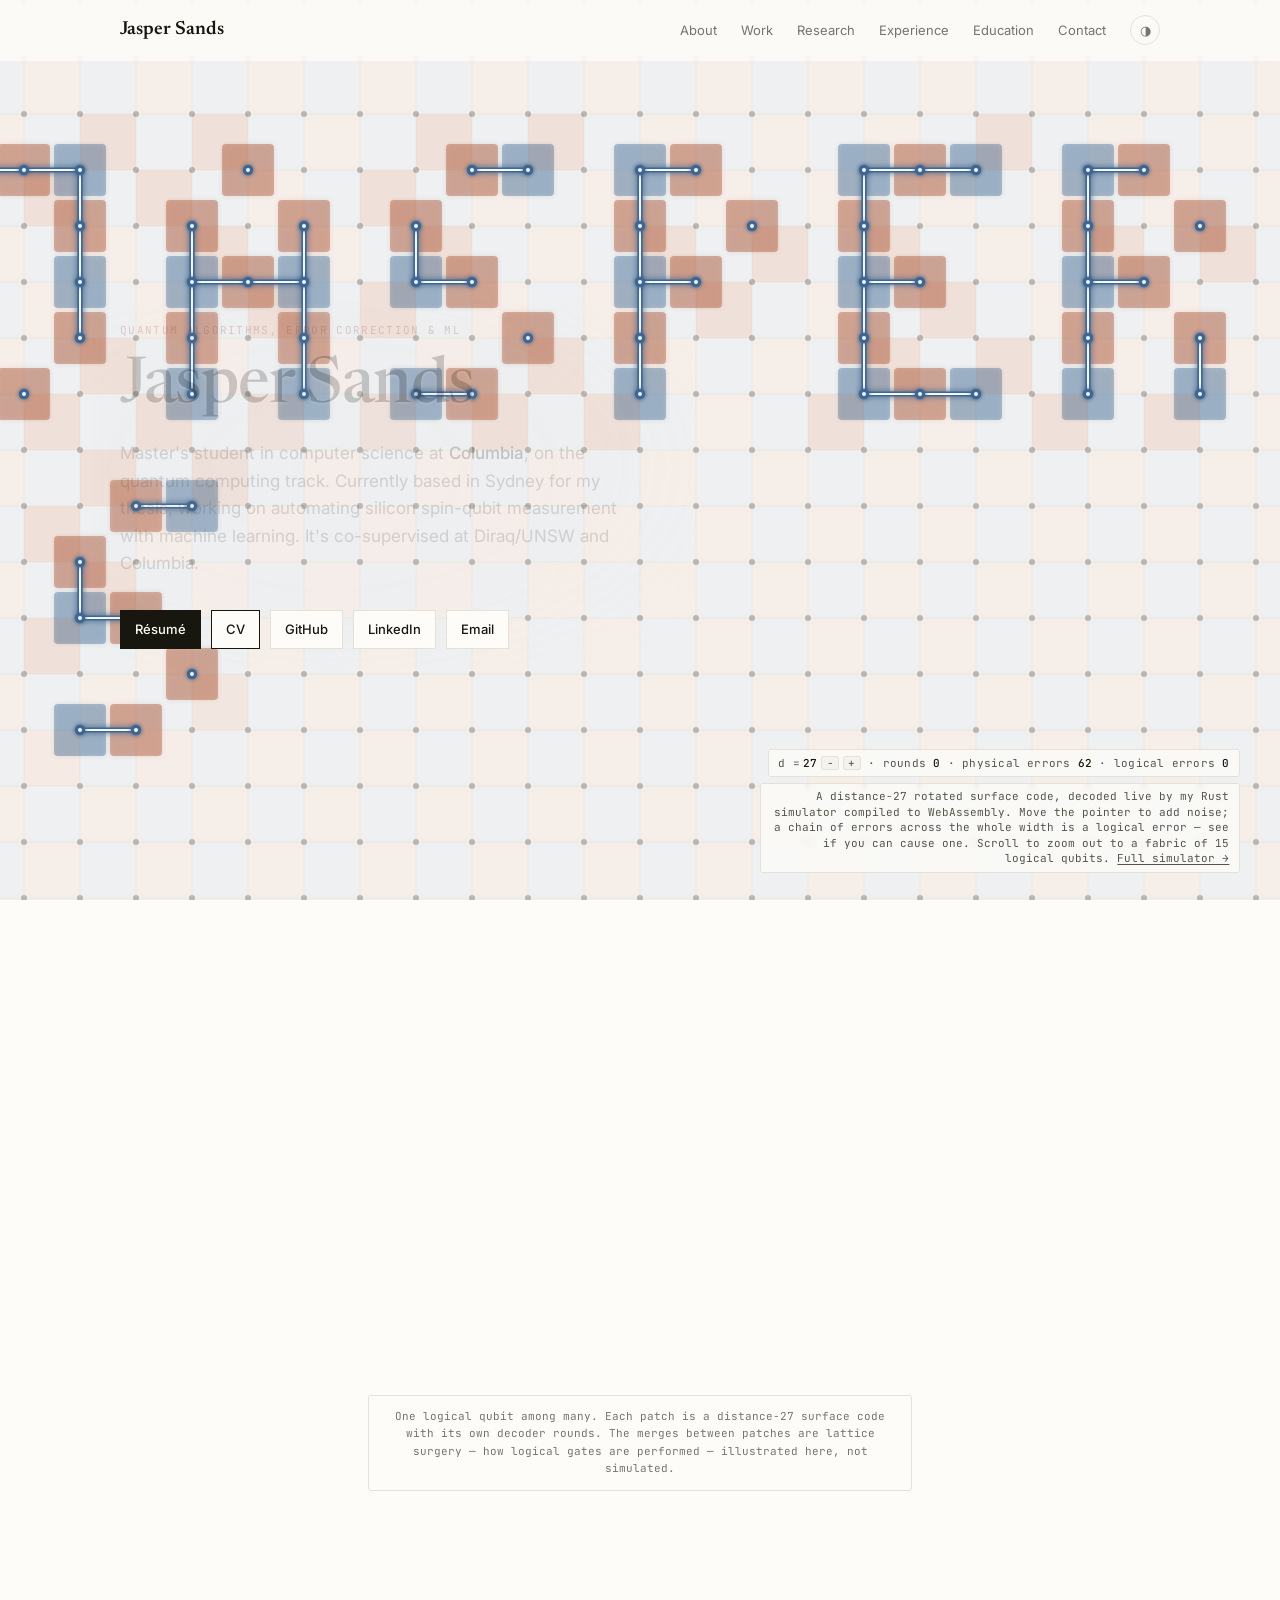
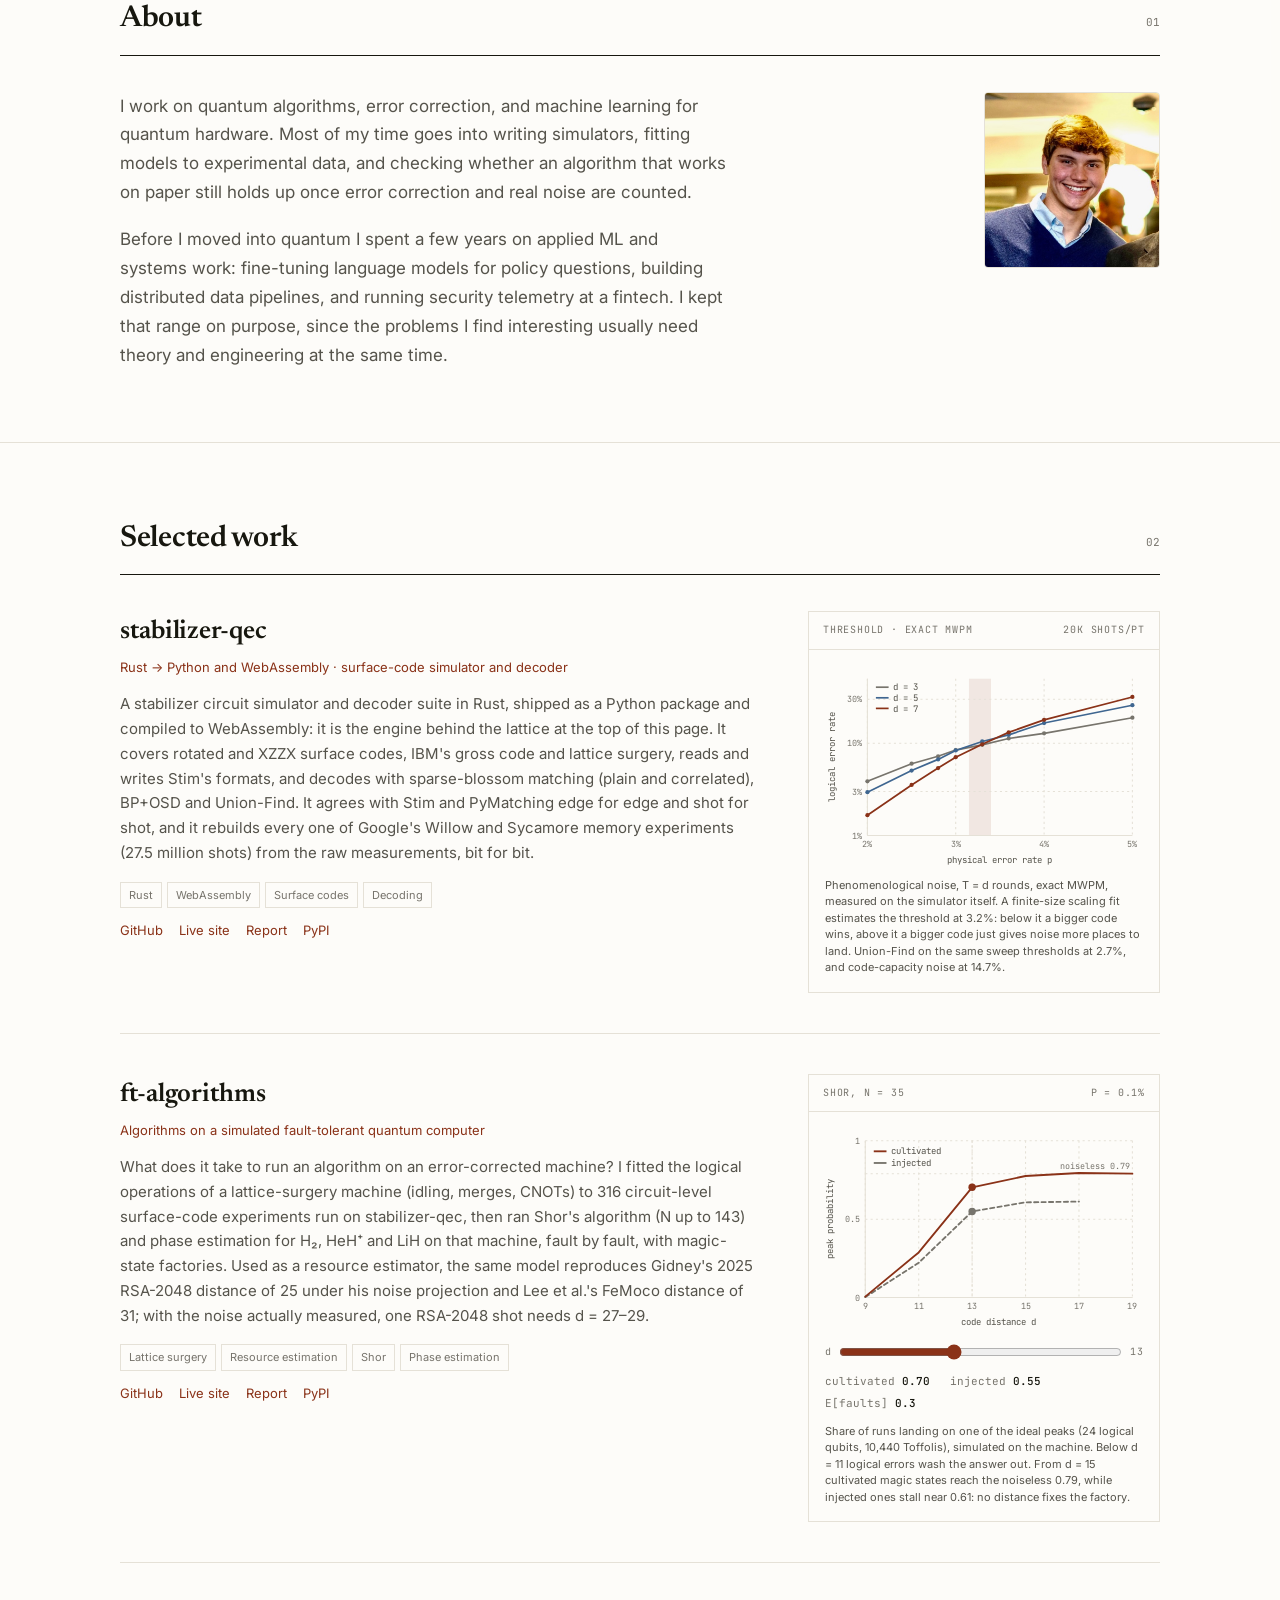
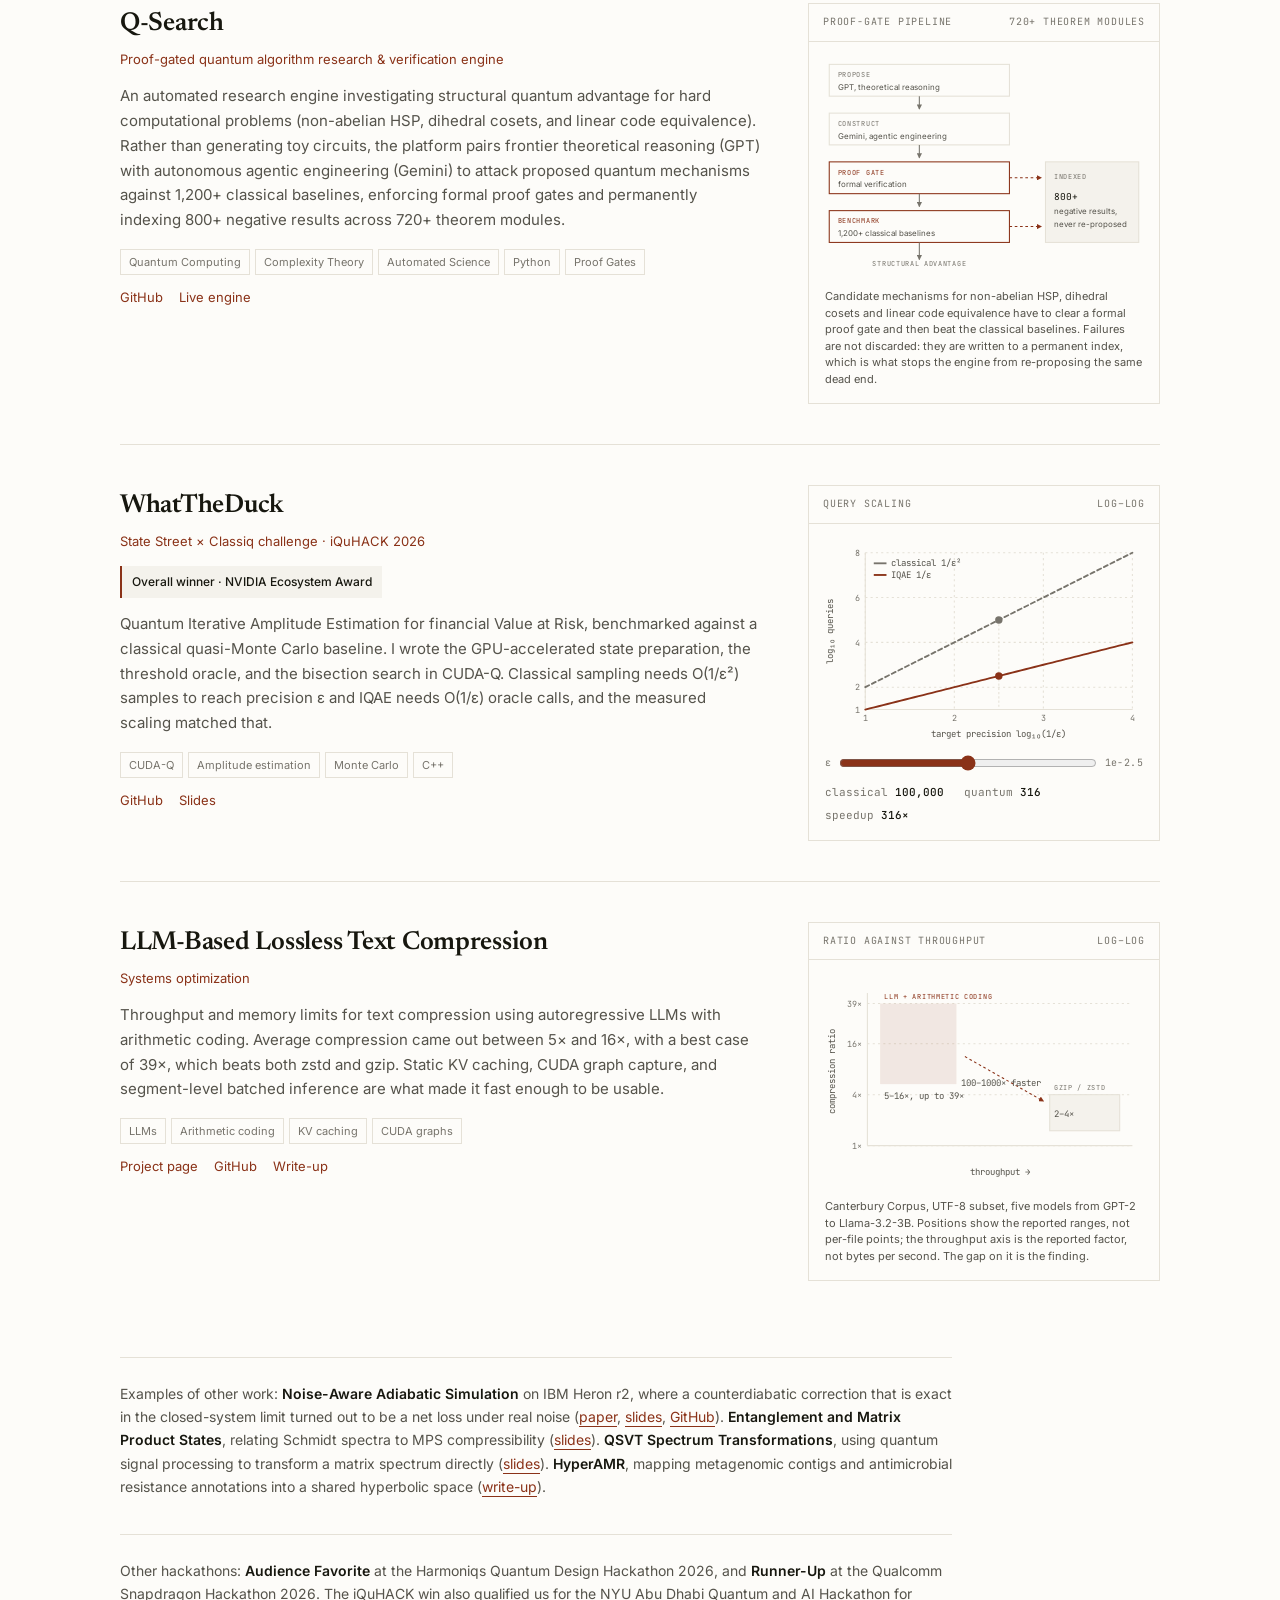
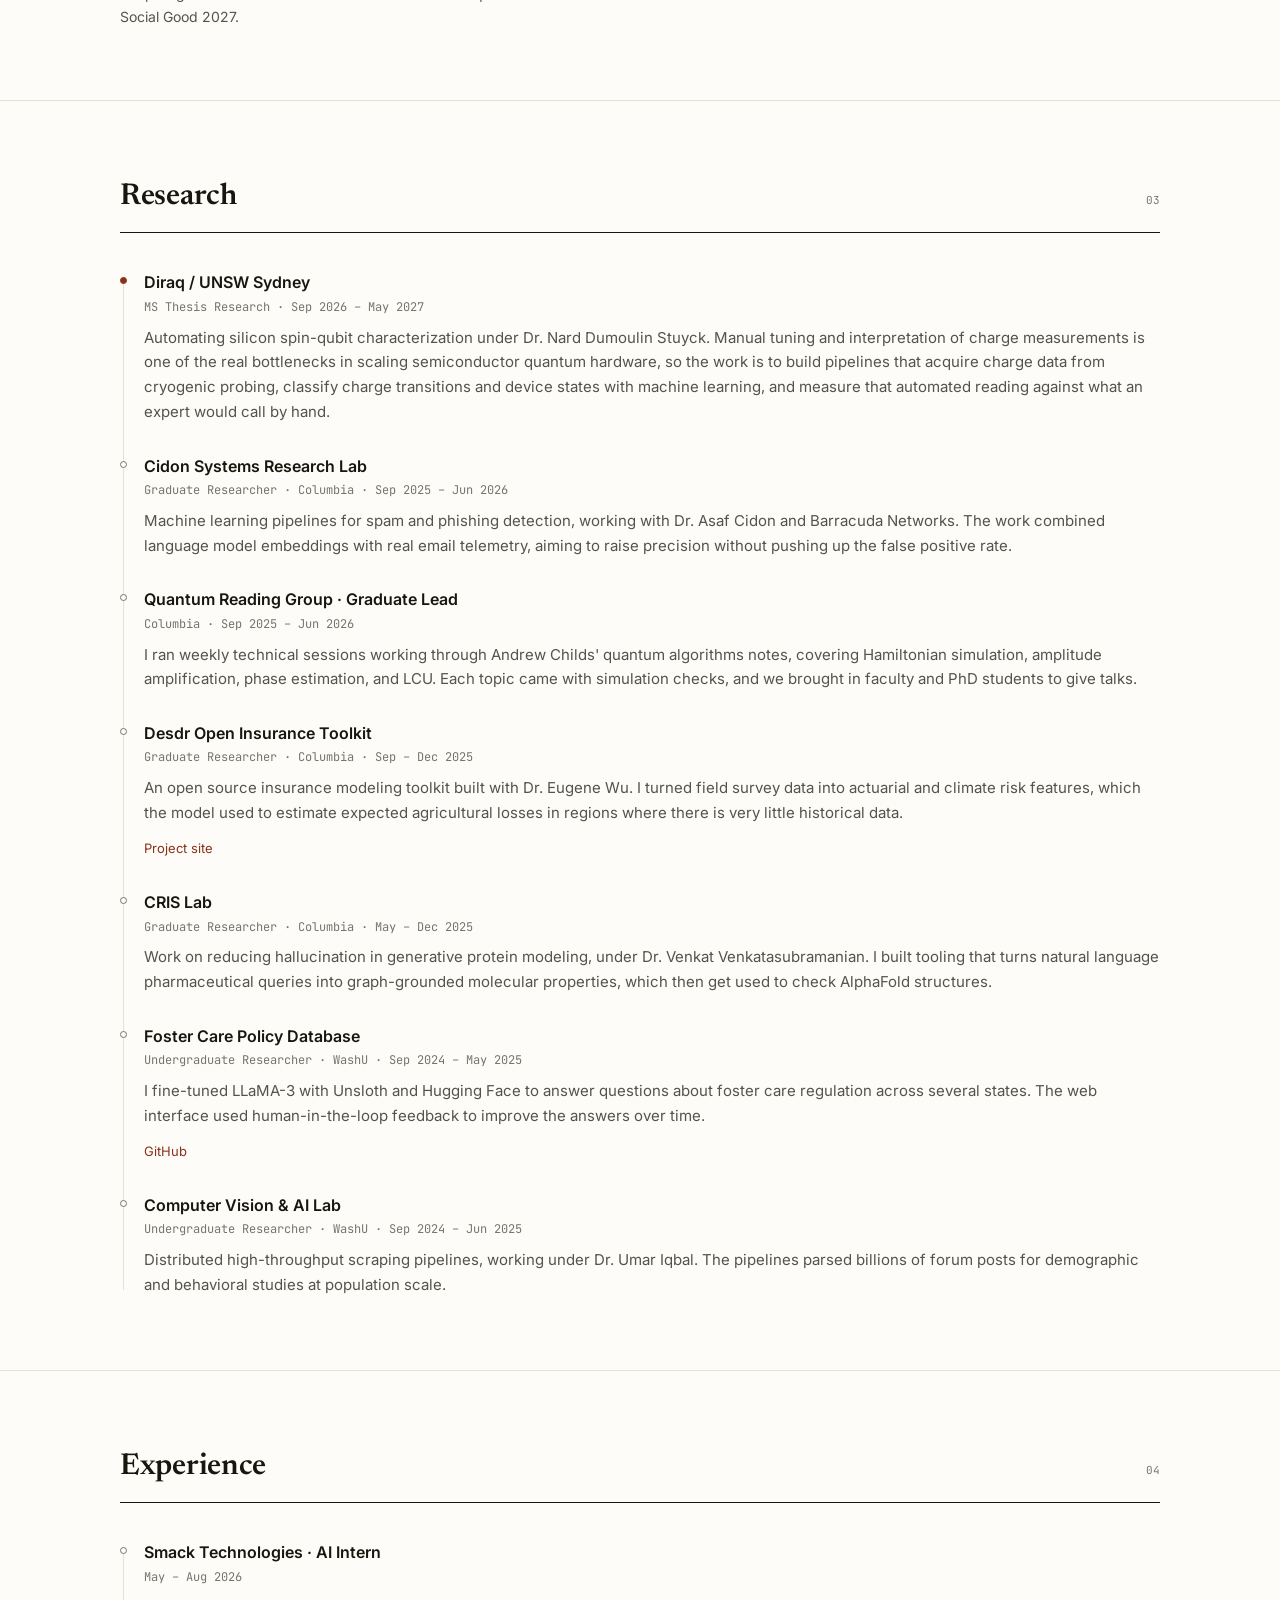
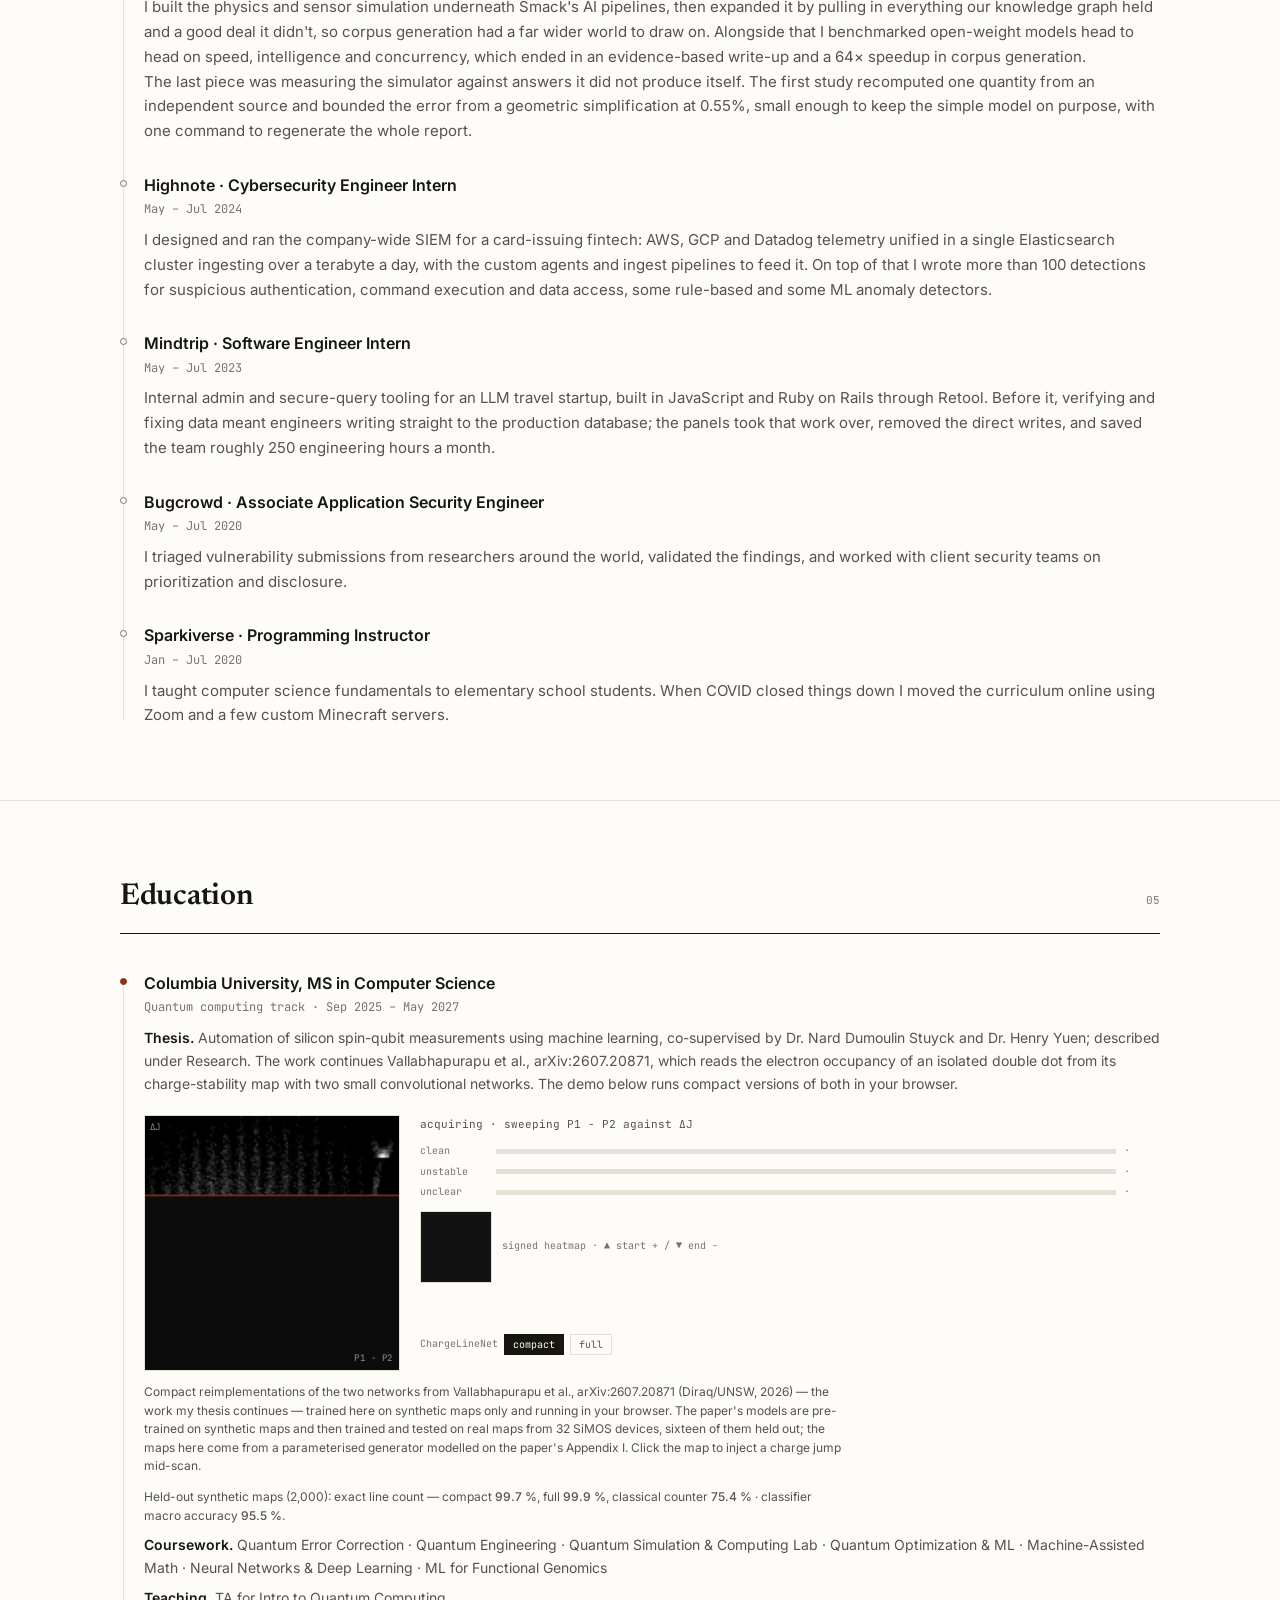
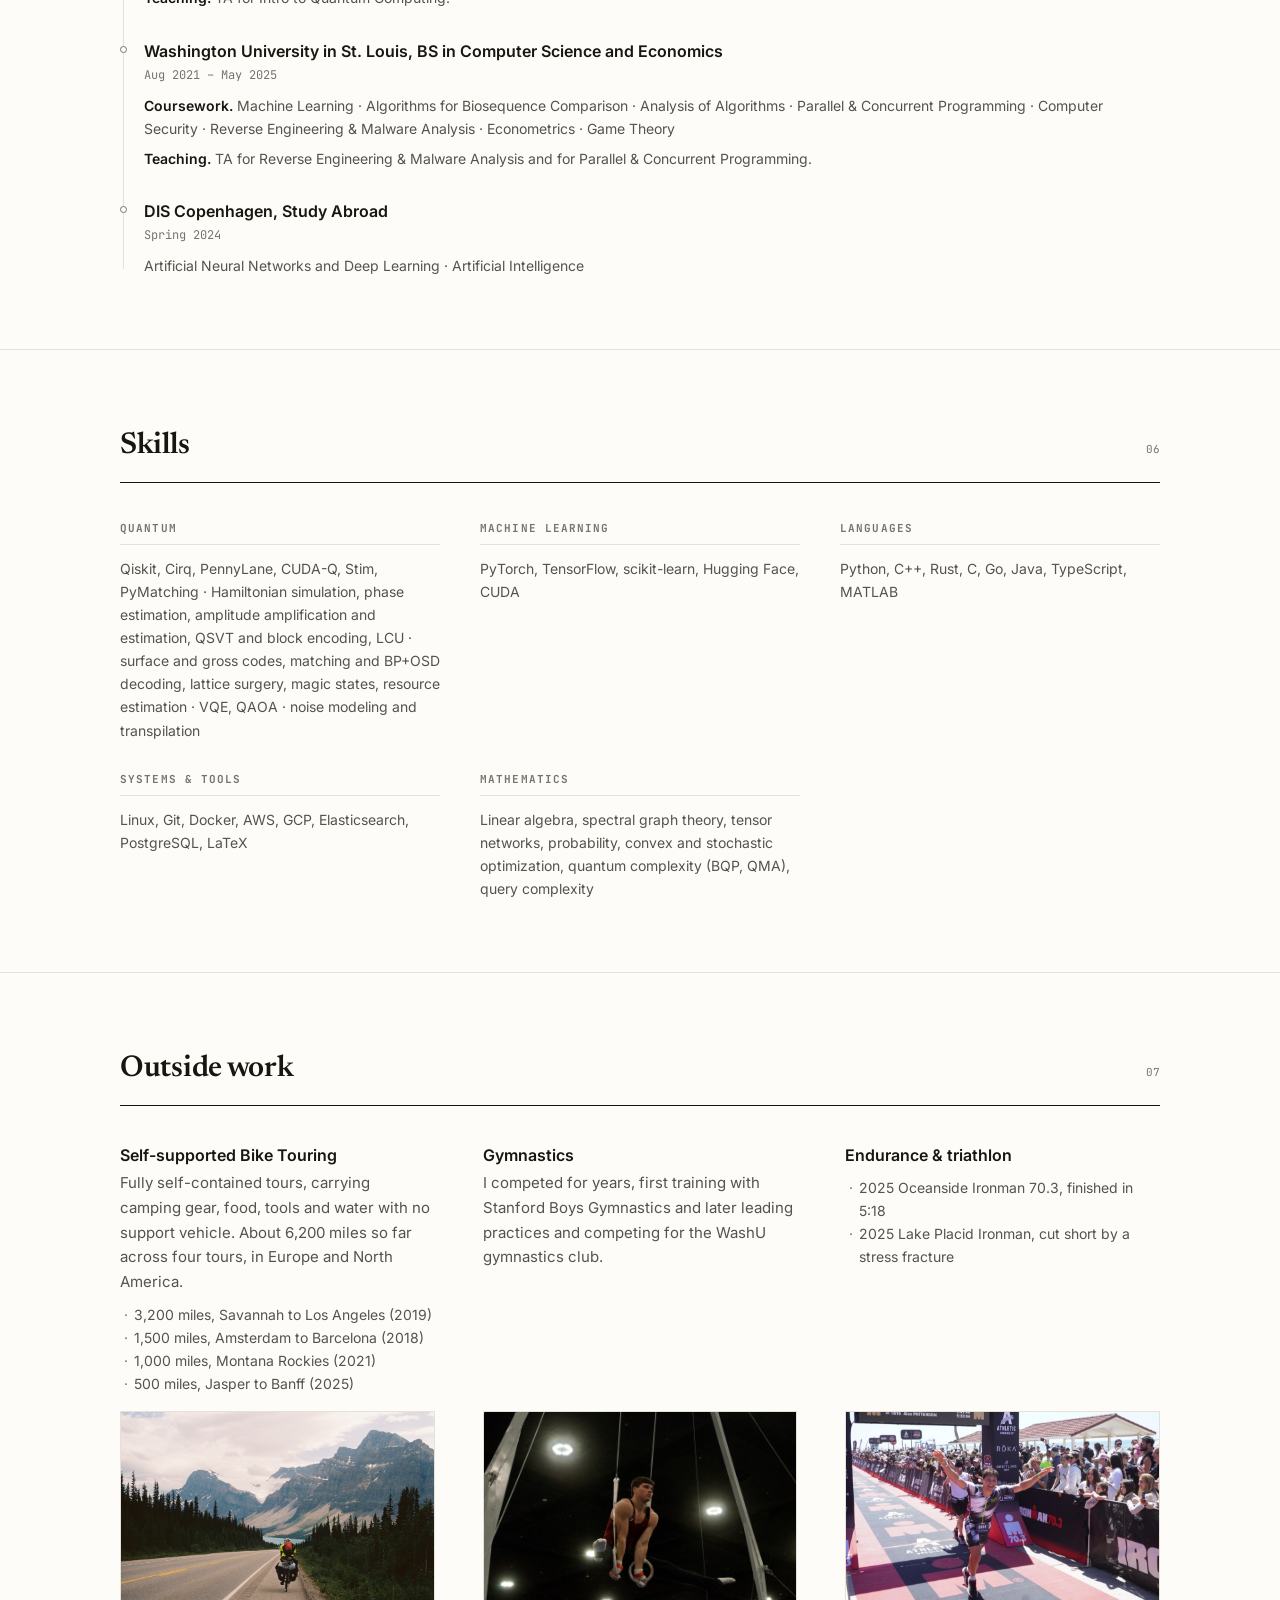
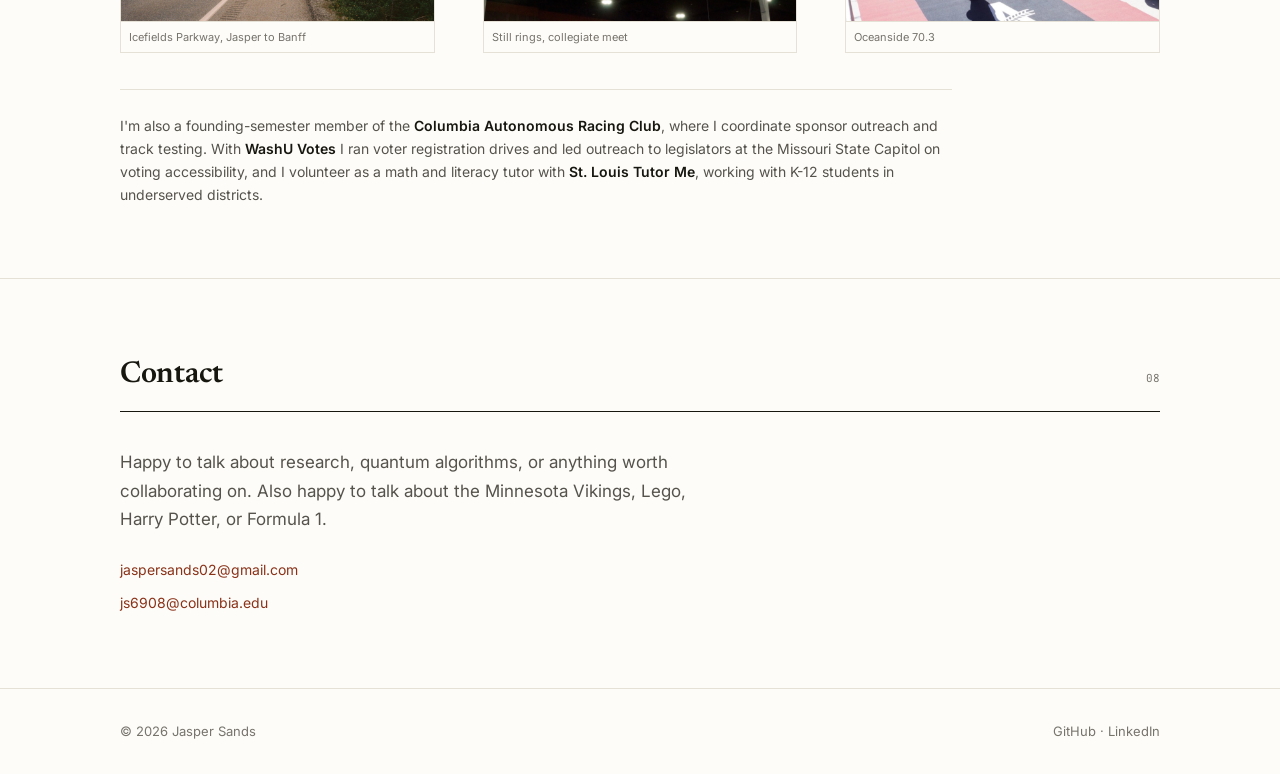
<file: index.html>
<!DOCTYPE html>
<html lang="en">

<head>
  <meta charset="UTF-8">
  <meta name="viewport" content="width=device-width, initial-scale=1.0">
  <title>Jasper Sands | Quantum Algorithms and Machine Learning</title>
  <meta name="description"
    content="Jasper Sands, MS student in computer science at Columbia on the quantum computing track. Thesis research on automating silicon spin-qubit measurement with machine learning at Diraq and UNSW Sydney.">
  <meta name="author" content="Jasper Sands">
  <meta property="og:title" content="Jasper Sands | Quantum Algorithms and Machine Learning">
  <meta property="og:description"
    content="Quantum algorithms, error correction, and machine learning. Columbia MS, thesis research at Diraq and UNSW Sydney.">
  <meta property="og:type" content="website">
  <meta property="og:url" content="https://jaspersands.com/">
  <meta property="og:image" content="https://jaspersands.com/assets/web/profile.jpg">
  <meta property="og:image:width" content="1320">
  <meta property="og:image:height" content="1400">
  <meta property="og:image:alt" content="Jasper Sands">
  <meta name="twitter:card" content="summary">
  <meta name="twitter:title" content="Jasper Sands | Quantum Algorithms and Machine Learning">
  <meta name="twitter:description"
    content="Quantum algorithms, error correction, and machine learning. Columbia MS, thesis research at Diraq and UNSW Sydney.">
  <meta name="twitter:image" content="https://jaspersands.com/assets/web/profile.jpg">
  <link rel="icon" href="favicon.ico" sizes="32x32">
  <link rel="icon" href="favicon.svg" type="image/svg+xml">
  <link rel="icon" href="favicon.png" type="image/png" sizes="32x32">
  <link rel="apple-touch-icon" href="favicon-180.png">

  <!-- Set theme + palette before first paint so there is no flash. -->
  <script>
    (() => {
      const r = document.documentElement;
      const t = localStorage.getItem('theme');
      r.setAttribute('data-theme', t || 'light');   // light by default; the toggle remembers a choice
    })();
  </script>

  <link rel="preconnect" href="https://fonts.googleapis.com">
  <link rel="preconnect" href="https://fonts.gstatic.com" crossorigin>
  <link href="https://fonts.googleapis.com/css2?family=Inter:wght@400;500;600&family=Newsreader:opsz,wght@6..72,400;6..72,500;6..72,600&family=JetBrains+Mono:wght@400;500&display=swap" rel="stylesheet">

  <link rel="stylesheet" href="styles.css?v=2026-10-29">
  <!-- Sections reveal on scroll via script.js; without JavaScript they must simply be visible. -->
  <noscript><style>.rv { opacity: 1; transform: none; }</style></noscript>
</head>

<body data-field="hero">
  <a class="skip" href="#main">Skip to content</a>
  <canvas id="fabric" aria-hidden="true"></canvas>
  <div class="progress" id="progress"></div>

  <nav class="nav" id="nav">
    <div class="wrap">
      <a href="#top" class="mark">Jasper Sands</a>
      <ul>
        <li class="n"><a href="#about" class="link">About</a></li>
        <li class="n"><a href="#work" class="link">Work</a></li>
        <li class="n"><a href="#research" class="link">Research</a></li>
        <li class="n"><a href="#experience" class="link">Experience</a></li>
        <li class="n"><a href="#education" class="link">Education</a></li>
        <li class="n"><a href="#contact" class="link">Contact</a></li>
        <li><button class="theme" id="theme" type="button" aria-label="Toggle light or dark mode">◑</button></li>
      </ul>
    </div>
  </nav>

  <header class="hero" id="top">
    <div class="wrap">
      <div class="hero-content rv">
        <div class="eyebrow">Quantum algorithms, error correction &amp; ML</div>
        <h1>Jasper Sands</h1>
        <p class="lede">
          Master's student in computer science at <strong>Columbia</strong>, on the quantum computing track.
          Currently based in Sydney for my thesis, working on automating silicon spin-qubit measurement
          with machine learning. It's co-supervised at Diraq/UNSW and Columbia.
        </p>
        <div class="cta">
          <a class="btn solid" href="assets/jaspersands_resume.pdf?v=ee74960a">Résumé</a>
          <a class="btn strong" href="assets/jaspersands_cv.pdf?v=c49b3fa0">CV</a>
          <a class="btn" href="https://github.com/Jaspersands">GitHub</a>
          <a class="btn" href="https://www.linkedin.com/in/jaspersands">LinkedIn</a>
          <a class="btn" href="mailto:jaspersands02@gmail.com">Email</a>
        </div>
      </div>
    </div>
    <div class="hero-meta">
      <div class="hero-readout" id="hero-readout" aria-live="off">
        <span class="hr-d-ctl">d = <b id="hr-d-val">27</b> <button id="hr-d-dec" type="button" aria-label="Decrease code distance" title="Decrease distance ([)">−</button><button id="hr-d-inc" type="button" aria-label="Increase code distance" title="Increase distance (])">+</button></span> · rounds <b id="hr-rounds">0</b> · physical errors <b id="hr-phys">0</b> · logical errors <b id="hr-logic">0</b>
      </div>
      <div class="hero-caption">
        A distance-<span id="hero-d">27</span> rotated surface code, decoded live by my Rust simulator compiled to WebAssembly. <span class="hero-live">Move the pointer to add noise; a chain of errors across the whole width is a logical error — see if you can cause one.</span> Scroll to zoom out to a fabric of <span id="hero-n-patches">15</span> logical qubits. <a href="https://qcompiler.jaspersands.com/" target="_blank" rel="noopener">Full simulator&nbsp;→</a>
      </div>
    </div>
  </header>

  <section class="fabric-window" aria-label="The fabric">
    <p id="fabric-window-caption">
      One logical qubit among many. Each patch is a distance-<span class="fabric-d">27</span> surface code with its own
      decoder rounds. The merges between patches are lattice surgery — how logical gates are performed — illustrated
      here, not simulated.
    </p>
  </section>

  <main id="main">

    <section class="section" id="about">
      <div class="wrap">
        <div class="shead rv"><h2>About</h2><span class="idx">01</span></div>
        <div class="about-grid rv">
          <div class="prose">
            <p>
              I work on quantum algorithms, error correction, and machine learning for quantum hardware. Most of
              my time goes into writing simulators, fitting models to experimental data, and checking whether an
              algorithm that works on paper still holds up once error correction and real noise are counted.
            </p>
            <p>
              Before I moved into quantum I spent a few years on applied ML and systems work: fine-tuning language
              models for policy questions, building distributed data pipelines, and running security telemetry
              at a fintech. I kept that range on purpose, since the problems I find interesting usually need
              theory and engineering at the same time.
            </p>
          </div>
          <div class="about-portrait">
            <img src="assets/web/profile.jpg" alt="Jasper Sands">
          </div>
        </div>
      </div>
    </section>

    <section class="section" id="work">
      <div class="wrap">
        <div class="shead rv"><h2>Selected work</h2><span class="idx">02</span></div>
        <div class="work">
          <article class="piece rv">
            <div class="piece-body">
              <h3>stabilizer-qec</h3>
              <div class="where">Rust → Python and WebAssembly · surface-code simulator and decoder</div>
              <p>
                A stabilizer circuit simulator and decoder suite in Rust, shipped as a Python package and compiled
                to WebAssembly: it is the engine behind the lattice at the top of this page. It covers rotated and
                XZZX surface codes, IBM's gross code and lattice surgery, reads and writes Stim's formats, and decodes
                with sparse-blossom matching (plain and correlated), BP+OSD and Union-Find. It agrees with Stim and
                PyMatching edge for edge and shot for shot, and it rebuilds every one of Google's Willow and Sycamore
                memory experiments (27.5 million shots) from the raw measurements, bit for bit.
              </p>
              <div class="tags">
                <span class="tag">Rust</span><span class="tag">WebAssembly</span>
                <span class="tag">Surface codes</span><span class="tag">Decoding</span>
              </div>
              <div class="inline-links">
                <a href="https://github.com/Jaspersands/quantum-simulator-qec">GitHub</a>
                <a href="https://qcompiler.jaspersands.com/">Live site</a>
                <a href="https://qcompiler.jaspersands.com/report/report.html">Report</a>
                <a href="https://pypi.org/project/stabilizer-qec/">PyPI</a>
              </div>
            </div>
            <div class="demo">
              <div class="demo-head">
                <span class="t">Threshold · exact MWPM</span>
                <span class="t">20k shots/pt</span>
              </div>
              <div class="demo-body">
                <svg viewBox="0 0 300 190" role="img"
                    aria-label="Logical error rate against physical error rate for distance 3, 5 and 7 rotated surface codes. The curves cross near 3.2 percent.">
                  <rect class="thrband" x="135.8" y="12" width="20.8" height="148"/>
                  <line class="gridline" x1="40" y1="160.0" x2="290" y2="160.0" stroke-width="1"/>
                  <text class="tick" x="35" y="163.0" text-anchor="end">1%</text>
                  <line class="gridline" x1="40" y1="118.4" x2="290" y2="118.4" stroke-width="1"/>
                  <text class="tick" x="35" y="121.4" text-anchor="end">3%</text>
                  <line class="gridline" x1="40" y1="72.9" x2="290" y2="72.9" stroke-width="1"/>
                  <text class="tick" x="35" y="75.9" text-anchor="end">10%</text>
                  <line class="gridline" x1="40" y1="31.3" x2="290" y2="31.3" stroke-width="1"/>
                  <text class="tick" x="35" y="34.3" text-anchor="end">30%</text>
                  <line class="gridline" x1="40.0" y1="12" x2="40.0" y2="160" stroke-width="1"/>
                  <text class="tick" x="40.0" y="171" text-anchor="middle">2%</text>
                  <line class="gridline" x1="123.3" y1="12" x2="123.3" y2="160" stroke-width="1"/>
                  <text class="tick" x="123.3" y="171" text-anchor="middle">3%</text>
                  <line class="gridline" x1="206.7" y1="12" x2="206.7" y2="160" stroke-width="1"/>
                  <text class="tick" x="206.7" y="171" text-anchor="middle">4%</text>
                  <line class="gridline" x1="290.0" y1="12" x2="290.0" y2="160" stroke-width="1"/>
                  <text class="tick" x="290.0" y="171" text-anchor="middle">5%</text>
                  <line class="axis" x1="40" y1="12" x2="40" y2="160" stroke-width="1"/>
                  <line class="axis" x1="40" y1="160" x2="290" y2="160" stroke-width="1"/>
                  <path class="s-d3" d="M 40.0 108.8 L 81.7 92.2 L 106.7 85.2 L 123.3 79.3 L 148.3 74.4 L 173.3 68.4 L 206.7 63.5 L 290.0 48.8" fill="none" stroke-width="1.6" stroke-linejoin="round" stroke-linecap="round"/>
                  <circle class="s-d3-m" cx="40.0" cy="108.8" r="2"/>
                  <circle class="s-d3-m" cx="81.7" cy="92.2" r="2"/>
                  <circle class="s-d3-m" cx="106.7" cy="85.2" r="2"/>
                  <circle class="s-d3-m" cx="123.3" cy="79.3" r="2"/>
                  <circle class="s-d3-m" cx="148.3" cy="74.4" r="2"/>
                  <circle class="s-d3-m" cx="173.3" cy="68.4" r="2"/>
                  <circle class="s-d3-m" cx="206.7" cy="63.5" r="2"/>
                  <circle class="s-d3-m" cx="290.0" cy="48.8" r="2"/>
                  <path class="s-d5" d="M 40.0 119.1 L 81.7 98.6 L 106.7 88.1 L 123.3 79.7 L 148.3 71.2 L 173.3 65.0 L 206.7 53.8 L 290.0 37.0" fill="none" stroke-width="1.6" stroke-linejoin="round" stroke-linecap="round"/>
                  <circle class="s-d5-m" cx="40.0" cy="119.1" r="2"/>
                  <circle class="s-d5-m" cx="81.7" cy="98.6" r="2"/>
                  <circle class="s-d5-m" cx="106.7" cy="88.1" r="2"/>
                  <circle class="s-d5-m" cx="123.3" cy="79.7" r="2"/>
                  <circle class="s-d5-m" cx="148.3" cy="71.2" r="2"/>
                  <circle class="s-d5-m" cx="173.3" cy="65.0" r="2"/>
                  <circle class="s-d5-m" cx="206.7" cy="53.8" r="2"/>
                  <circle class="s-d5-m" cx="290.0" cy="37.0" r="2"/>
                  <path class="s-d7" d="M 40.0 140.8 L 81.7 112.2 L 106.7 96.3 L 123.3 86.0 L 148.3 73.9 L 173.3 62.6 L 206.7 50.8 L 290.0 29.2" fill="none" stroke-width="1.6" stroke-linejoin="round" stroke-linecap="round"/>
                  <circle class="s-d7-m" cx="40.0" cy="140.8" r="2"/>
                  <circle class="s-d7-m" cx="81.7" cy="112.2" r="2"/>
                  <circle class="s-d7-m" cx="106.7" cy="96.3" r="2"/>
                  <circle class="s-d7-m" cx="123.3" cy="86.0" r="2"/>
                  <circle class="s-d7-m" cx="148.3" cy="73.9" r="2"/>
                  <circle class="s-d7-m" cx="173.3" cy="62.6" r="2"/>
                  <circle class="s-d7-m" cx="206.7" cy="50.8" r="2"/>
                  <circle class="s-d7-m" cx="290.0" cy="29.2" r="2"/>
                  <text class="lbl" x="165" y="186" text-anchor="middle">physical error rate p</text>
                  <text class="lbl" x="9" y="86" text-anchor="middle" transform="rotate(-90 9 86)">logical error rate</text>
                  <line class="s-d3" x1="48" y1="20" x2="60" y2="20" stroke-width="1.6"/>
                  <text class="lbl" x="64" y="23">d = 3</text>
                  <line class="s-d5" x1="48" y1="30" x2="60" y2="30" stroke-width="1.6"/>
                  <text class="lbl" x="64" y="33">d = 5</text>
                  <line class="s-d7" x1="48" y1="40" x2="60" y2="40" stroke-width="1.6"/>
                  <text class="lbl" x="64" y="43">d = 7</text>
                </svg>
                <p class="hint">
                  Phenomenological noise, T = d rounds, exact MWPM, measured on the simulator itself. A
                  finite-size scaling fit estimates the threshold at 3.2%: below it a bigger code wins, above it a
                  bigger code just gives noise more places to land. Union-Find on the same sweep thresholds at
                  2.7%, and code-capacity noise at 14.7%.
                </p>
              </div>
            </div>
          </article>

          <article class="piece rv">
            <div class="piece-body">
              <h3>ft-algorithms</h3>
              <div class="where">Algorithms on a simulated fault-tolerant quantum computer</div>
              <p>
                What does it take to run an algorithm on an error-corrected machine? I fitted the logical operations
                of a lattice-surgery machine (idling, merges, CNOTs) to 316 circuit-level surface-code experiments run
                on stabilizer-qec, then ran Shor's algorithm (N up to 143) and phase estimation for H₂, HeH⁺ and LiH
                on that machine, fault by fault, with magic-state factories. Used as a resource estimator, the same
                model reproduces Gidney's 2025 RSA-2048 distance of 25 under his noise projection and Lee et al.'s
                FeMoco distance of 31; with the noise actually measured, one RSA-2048 shot needs d = 27–29.
              </p>
              <div class="tags">
                <span class="tag">Lattice surgery</span><span class="tag">Resource estimation</span>
                <span class="tag">Shor</span><span class="tag">Phase estimation</span>
              </div>
              <div class="inline-links">
                <a href="https://github.com/Jaspersands/ft-algorithms">GitHub</a>
                <a href="https://ft.jaspersands.com/">Live site</a>
                <a href="https://ft.jaspersands.com/report/report.html">Report</a>
                <a href="https://pypi.org/project/ftalgo/">PyPI</a>
              </div>
            </div>
            <div class="demo">
              <div class="demo-head"><span class="t">Shor, N = 35</span><span class="t">p = 0.1%</span></div>
              <div class="demo-body">
                <svg id="shor" viewBox="0 0 300 190" role="img" aria-label="Share of Shor runs for N = 35 landing on an ideal peak, against code distance, for cultivated and injected magic states"></svg>
                <div class="ctl">
                  <label for="shd">d</label>
                  <input type="range" id="shd" min="9" max="19" step="2" value="13" aria-label="Code distance">
                  <span class="val" id="shdv">13</span>
                </div>
                <div class="readout" aria-live="polite">
                  <span>cultivated <b id="sh-c">·</b></span>
                  <span>injected <b id="sh-i">·</b></span>
                  <span>E[faults] <b id="sh-f">·</b></span>
                </div>
                <p class="hint">
                  Share of runs landing on one of the ideal peaks (24 logical qubits, 10,440 Toffolis), simulated on
                  the machine. Below d = 11 logical errors wash the answer out. From d = 15 cultivated magic states
                  reach the noiseless 0.79, while injected ones stall near 0.61: no distance fixes the factory.
                </p>
              </div>
            </div>
          </article>

          <article class="piece rv">
            <div class="piece-body">
              <h3>Q-Search</h3>
              <div class="where">Proof-gated quantum algorithm research &amp; verification engine</div>
              <p>
                An automated research engine investigating structural quantum advantage for hard computational
                problems (non-abelian HSP, dihedral cosets, and linear code equivalence). Rather than generating
                toy circuits, the platform pairs frontier theoretical reasoning (GPT) with autonomous agentic
                engineering (Gemini) to attack proposed quantum mechanisms against 1,200+ classical baselines,
                enforcing formal proof gates and permanently indexing 800+ negative results across 720+ theorem
                modules.
              </p>
              <div class="tags">
                <span class="tag">Quantum Computing</span><span class="tag">Complexity Theory</span>
                <span class="tag">Automated Science</span><span class="tag">Python</span>
                <span class="tag">Proof Gates</span>
              </div>
              <div class="inline-links">
                <a href="https://github.com/Jaspersands/qsearch">GitHub</a>
                <a href="https://qsearch.jaspersands.com/">Live engine</a>
              </div>
            </div>
            <div class="demo">
              <div class="demo-head">
                <span class="t">Proof-gate pipeline</span>
                <span class="t">720+ theorem modules</span>
              </div>
              <div class="demo-body">
                <svg viewBox="0 0 300 208" role="img"
                    aria-label="A candidate mechanism is proposed by GPT, built out by Gemini agents, then must clear a formal proof gate and beat 1,200 or more classical baselines. Anything that fails either gate is written to a permanent index of over 800 negative results.">
                  <defs>
                    <marker id="qs-a" viewBox="0 0 6 6" refX="5" refY="3" markerWidth="5" markerHeight="5" orient="auto">
                      <path class="qs-arrowhead" d="M0 0 L6 3 L0 6 Z"/>
                    </marker>
                    <marker id="qs-r" viewBox="0 0 6 6" refX="5" refY="3" markerWidth="5" markerHeight="5" orient="auto">
                      <path class="qs-rejhead" d="M0 0 L6 3 L0 6 Z"/>
                    </marker>
                  </defs>

                  <rect class="qs-stage" x="4" y="6" width="170" height="30"/>
                  <text class="qs-cap" x="12" y="18">PROPOSE</text>
                  <text class="qs-sub" x="12" y="30">GPT, theoretical reasoning</text>

                  <path class="qs-flow" d="M89 36 L89 48" marker-end="url(#qs-a)"/>

                  <rect class="qs-stage" x="4" y="52" width="170" height="30"/>
                  <text class="qs-cap" x="12" y="64">CONSTRUCT</text>
                  <text class="qs-sub" x="12" y="76">Gemini, agentic engineering</text>

                  <path class="qs-flow" d="M89 82 L89 94" marker-end="url(#qs-a)"/>

                  <rect class="qs-stage gate" x="4" y="98" width="170" height="30"/>
                  <text class="qs-cap on" x="12" y="110">PROOF GATE</text>
                  <text class="qs-sub" x="12" y="122">formal verification</text>

                  <path class="qs-flow" d="M89 128 L89 140" marker-end="url(#qs-a)"/>

                  <rect class="qs-stage gate" x="4" y="144" width="170" height="30"/>
                  <text class="qs-cap on" x="12" y="156">BENCHMARK</text>
                  <text class="qs-sub" x="12" y="168">1,200+ classical baselines</text>

                  <path class="qs-flow" d="M89 174 L89 190" marker-end="url(#qs-a)"/>
                  <text class="qs-cap" x="89" y="196" text-anchor="middle">STRUCTURAL ADVANTAGE</text>

                  <path class="qs-rej" d="M174 113 L204 113" marker-end="url(#qs-r)"/>
                  <path class="qs-rej" d="M174 159 L204 159" marker-end="url(#qs-r)"/>

                  <rect class="qs-sink" x="208" y="98" width="88" height="76"/>
                  <text class="qs-cap" x="216" y="114">INDEXED</text>
                  <text class="qs-num" x="216" y="134">800+</text>
                  <text class="qs-sub" x="216" y="147">negative results,</text>
                  <text class="qs-sub" x="216" y="159">never re-proposed</text>
                </svg>
                <p class="hint">
                  Candidate mechanisms for <span class="kz">non-abelian HSP</span>, dihedral cosets and linear
                  code equivalence have to clear a formal proof gate and then beat the classical baselines.
                  Failures are not discarded: they are written to a permanent index, which is what stops the
                  engine from re-proposing the same dead end.
                </p>
              </div>
            </div>
          </article>

          <article class="piece rv">
            <div class="piece-body">
              <h3>WhatTheDuck</h3>
              <div class="where">State Street × Classiq challenge · iQuHACK 2026</div>
              <span class="badge">Overall winner · NVIDIA Ecosystem Award</span>
              <p>
                Quantum Iterative Amplitude Estimation for financial Value at Risk, benchmarked against a classical
                quasi-Monte Carlo baseline. I wrote the GPU-accelerated state preparation, the threshold oracle,
                and the bisection search in CUDA-Q. Classical sampling needs O(1/ε²) samples to reach precision ε
                and IQAE needs O(1/ε) oracle calls, and the measured scaling matched that.
              </p>
              <div class="tags">
                <span class="tag">CUDA-Q</span><span class="tag">Amplitude estimation</span>
                <span class="tag">Monte Carlo</span><span class="tag">C++</span>
              </div>
              <div class="inline-links">
                <a href="https://github.com/ShayManor/WhatTheDuck">GitHub</a>
                <a href="https://github.com/ShayManor/WhatTheDuck/blob/main/docs/iQuHack_2026_presentation.pdf">Slides</a>
              </div>
            </div>
            <div class="demo">
              <div class="demo-head"><span class="t">Query scaling</span><span class="t">log–log</span></div>
              <div class="demo-body">
                <svg id="scale" viewBox="0 0 300 190" role="img" aria-label="Log-log plot: classical queries scale as one over epsilon squared, IQAE as one over epsilon"></svg>
                <div class="ctl">
                  <label for="eps">ε</label>
                  <input type="range" id="eps" min="10" max="40" value="25" aria-label="Target precision">
                  <span class="val" id="epsv">1e-2.5</span>
                </div>
                <div class="readout" aria-live="polite">
                  <span>classical <b id="r-c">·</b></span>
                  <span>quantum <b id="r-q">·</b></span>
                  <span>speedup <b id="r-s">·</b></span>
                </div>
              </div>
            </div>
          </article>

          <article class="piece rv">
            <div class="piece-body">
              <h3>LLM-Based Lossless Text Compression</h3>
              <div class="where">Systems optimization</div>
              <p>
                Throughput and memory limits for text compression using autoregressive LLMs with arithmetic coding.
                Average compression came out between 5× and 16×, with a best case of 39×, which beats both zstd
                and gzip. Static KV caching, CUDA graph capture, and segment-level batched inference are what
                made it fast enough to be usable.
              </p>
              <div class="tags">
                <span class="tag">LLMs</span><span class="tag">Arithmetic coding</span>
                <span class="tag">KV caching</span><span class="tag">CUDA graphs</span>
              </div>
              <div class="inline-links">
                <a href="llmcompression/">Project page</a>
                <a href="https://github.com/Jaspersands/LLMcompression">GitHub</a>
                <a href="assets/practical-llm-based-lossless-compression.pdf">Write-up</a>
              </div>
            </div>
            <div class="demo">
              <div class="demo-head"><span class="t">Ratio against throughput</span><span class="t">log–log</span></div>
              <div class="demo-body">
                <svg viewBox="0 0 300 200" role="img"
                    aria-label="Log-log comparison. Classical compressors gzip and zstd reach 2 to 4 times compression at high throughput. LLM-driven arithmetic coding reaches 5 to 16 times, up to 39 times, at throughput 100 to 1000 times lower.">
                  <line class="gridline" x1="40" y1="160" x2="290" y2="160" stroke-width="1"/>
                  <text class="tick" x="35" y="163" text-anchor="end">1×</text>
                  <line class="gridline" x1="40" y1="112" x2="290" y2="112" stroke-width="1"/>
                  <text class="tick" x="35" y="115" text-anchor="end">4×</text>
                  <line class="gridline" x1="40" y1="64" x2="290" y2="64" stroke-width="1"/>
                  <text class="tick" x="35" y="67" text-anchor="end">16×</text>
                  <line class="gridline" x1="40" y1="26" x2="290" y2="26" stroke-width="1"/>
                  <text class="tick" x="35" y="29" text-anchor="end">39×</text>
                  <line class="axis" x1="40" y1="16" x2="40" y2="160" stroke-width="1"/>
                  <line class="axis" x1="40" y1="160" x2="290" y2="160" stroke-width="1"/>
                  <rect class="thrband" x="52" y="26" width="72" height="76"/>
                  <text class="qs-cap on" x="56" y="22">LLM + ARITHMETIC CODING</text>
                  <text class="lbl" x="56" y="116">5–16×, up to 39×</text>
                  <rect class="qs-sink" x="212" y="112" width="66" height="34"/>
                  <text class="qs-cap" x="216" y="108">GZIP / ZSTD</text>
                  <text class="lbl" x="216" y="133">2–4×</text>
                  <path class="qs-rej" d="M132 76 L206 118" marker-end="url(#lc-arrow)"/>
                  <defs>
                    <marker id="lc-arrow" viewBox="0 0 6 6" refX="5" refY="3" markerWidth="5" markerHeight="5" orient="auto">
                      <path class="qs-rejhead" d="M0 0 L6 3 L0 6 Z"/>
                    </marker>
                  </defs>
                  <text class="lbl" x="166" y="104" text-anchor="middle">100–1000× faster</text>
                  <text class="lbl" x="165" y="188" text-anchor="middle">throughput →</text>
                  <text class="lbl" x="9" y="90" text-anchor="middle" transform="rotate(-90 9 90)">compression ratio</text>
                </svg>
                <p class="hint">
                  Canterbury Corpus, UTF-8 subset, five models from GPT-2 to Llama-3.2-3B. Positions show the
                  reported ranges, not per-file points; the throughput axis is the reported factor, not bytes
                  per second. The gap on it is the finding.
                </p>
              </div>
            </div>
          </article>
        </div>

        <p class="also rv">
          Examples of other work: <strong>Noise-Aware Adiabatic Simulation</strong> on IBM Heron r2, where a
          counterdiabatic correction that is exact in the closed-system limit turned out to be a net loss under
          real noise (<a href="assets/noise-aware-adiabatic-ansatz.pdf">paper</a>,
          <a href="assets/noise-aware-adiabatic-slides.pdf">slides</a>,
          <a href="https://github.com/Jaspersands/digitized-adiabatic-tfim">GitHub</a>).
          <strong>Entanglement and Matrix Product States</strong>, relating Schmidt spectra to MPS compressibility
          (<a href="assets/mps_presentation.pdf">slides</a>). <strong>QSVT Spectrum Transformations</strong>, using
          quantum signal processing to transform a matrix spectrum directly
          (<a href="assets/qsvt_presentation.pdf">slides</a>). <strong>HyperAMR</strong>, mapping metagenomic
          contigs and antimicrobial resistance annotations into a shared hyperbolic space
          (<a href="assets/hyperamr_paper.pdf">write-up</a>).
        </p>

        <p class="also rv">
          Other hackathons: <strong>Audience Favorite</strong> at the Harmoniqs Quantum Design Hackathon 2026,
          and <strong>Runner-Up</strong> at the Qualcomm Snapdragon Hackathon 2026. The iQuHACK win also qualified
          us for the NYU Abu Dhabi Quantum and AI Hackathon for Social Good 2027.
        </p>
      </div>
    </section>

    <section class="section" id="research">
      <div class="wrap">
        <div class="shead rv"><h2>Research</h2><span class="idx">03</span></div>
        <div class="tl rv">
          <div class="tl-item now">
            <h3>Diraq / UNSW Sydney</h3>
            <div class="where">MS Thesis Research · Sep 2026 – May 2027</div>
            <p>
              Automating silicon spin-qubit characterization under Dr. Nard Dumoulin Stuyck. Manual tuning and
              interpretation of charge measurements is one of the real bottlenecks in scaling semiconductor
              quantum hardware, so the work is to build pipelines that acquire charge data from cryogenic
              probing, classify charge transitions and device states with machine learning, and measure that
              automated reading against what an expert would call by hand.
            </p>
          </div>
          <div class="tl-item">
            <h3>Cidon Systems Research Lab</h3>
            <div class="where">Graduate Researcher · Columbia · Sep 2025 – Jun 2026</div>
            <p>
              Machine learning pipelines for spam and phishing detection, working with Dr. Asaf Cidon and Barracuda
              Networks. The work combined language model embeddings with real email telemetry, aiming to raise
              precision without pushing up the false positive rate.
            </p>
          </div>
          <div class="tl-item">
            <h3>Quantum Reading Group · Graduate Lead</h3>
            <div class="where">Columbia · Sep 2025 – Jun 2026</div>
            <p>
              I ran weekly technical sessions working through Andrew Childs' quantum algorithms notes, covering
              Hamiltonian simulation, amplitude amplification, phase estimation, and LCU. Each topic came with
              simulation checks, and we brought in faculty and PhD students to give talks.
            </p>
          </div>
          <div class="tl-item">
            <h3>Desdr Open Insurance Toolkit</h3>
            <div class="where">Graduate Researcher · Columbia · Sep – Dec 2025</div>
            <p>
              An open source insurance modeling toolkit built with Dr. Eugene Wu. I turned field survey data into
              actuarial and climate risk features, which the model used to estimate expected agricultural losses
              in regions where there is very little historical data.
            </p>
            <div class="inline-links"><a href="https://columbia-desdr.github.io/">Project site</a></div>
          </div>
          <div class="tl-item">
            <h3>CRIS Lab</h3>
            <div class="where">Graduate Researcher · Columbia · May – Dec 2025</div>
            <p>
              Work on reducing hallucination in generative protein modeling, under Dr. Venkat Venkatasubramanian.
              I built tooling that turns natural language pharmaceutical queries into graph-grounded molecular
              properties, which then get used to check AlphaFold structures.
            </p>
          </div>
          <div class="tl-item">
            <h3>Foster Care Policy Database</h3>
            <div class="where">Undergraduate Researcher · WashU · Sep 2024 – May 2025</div>
            <p>
              I fine-tuned LLaMA-3 with Unsloth and Hugging Face to answer questions about foster care regulation
              across several states. The web interface used human-in-the-loop feedback to improve the answers
              over time.
            </p>
            <div class="inline-links"><a href="https://github.com/Jaspersands/fosterTuning">GitHub</a></div>
          </div>
          <div class="tl-item">
            <h3>Computer Vision &amp; AI Lab</h3>
            <div class="where">Undergraduate Researcher · WashU · Sep 2024 – Jun 2025</div>
            <p>
              Distributed high-throughput scraping pipelines, working under Dr. Umar Iqbal. The pipelines parsed
              billions of forum posts for demographic and behavioral studies at population scale.
            </p>
          </div>
        </div>
      </div>
    </section>

    <section class="section" id="experience">
      <div class="wrap">
        <div class="shead rv"><h2>Experience</h2><span class="idx">04</span></div>
        <div class="tl rv">
          <div class="tl-item">
            <h3>Smack Technologies &middot; AI Intern</h3>
            <div class="where">May &ndash; Aug 2026</div>
            <p>
              I built the physics and sensor simulation underneath Smack's AI pipelines, then expanded it by
              pulling in everything our knowledge graph held and a good deal it didn't, so corpus generation
              had a far wider world to draw on. Alongside that I benchmarked open-weight models head to head on
              speed, intelligence and concurrency, which ended in an evidence-based write-up and a 64&times;
              speedup in corpus generation.
            </p>
            <p>
              The last piece was measuring the simulator against answers it did not produce itself. The first
              study recomputed one quantity from an independent source and bounded the error from a geometric
              simplification at 0.55%, small enough to keep the simple model on purpose, with one command to
              regenerate the whole report.
            </p>
          </div>
          <div class="tl-item">
            <h3>Highnote · Cybersecurity Engineer Intern</h3>
            <div class="where">May – Jul 2024</div>
            <p>
              I designed and ran the company-wide SIEM for a card-issuing fintech: AWS, GCP and Datadog telemetry
              unified in a single Elasticsearch cluster ingesting over a terabyte a day, with the custom agents
              and ingest pipelines to feed it. On top of that I wrote more than 100 detections for suspicious
              authentication, command execution and data access, some rule-based and some ML anomaly detectors.
            </p>
          </div>
          <div class="tl-item">
            <h3>Mindtrip · Software Engineer Intern</h3>
            <div class="where">May – Jul 2023</div>
            <p>
              Internal admin and secure-query tooling for an LLM travel startup, built in JavaScript and Ruby on
              Rails through Retool. Before it, verifying and fixing data meant engineers writing straight to the
              production database; the panels took that work over, removed the direct writes, and saved the
              team roughly 250 engineering hours a month.
            </p>
          </div>
          <div class="tl-item">
            <h3>Bugcrowd · Associate Application Security Engineer</h3>
            <div class="where">May – Jul 2020</div>
            <p>
              I triaged vulnerability submissions from researchers around the world, validated the findings, and
              worked with client security teams on prioritization and disclosure.
            </p>
          </div>
          <div class="tl-item">
            <h3>Sparkiverse · Programming Instructor</h3>
            <div class="where">Jan – Jul 2020</div>
            <p>
              I taught computer science fundamentals to elementary school students. When COVID closed things down
              I moved the curriculum online using Zoom and a few custom Minecraft servers.
            </p>
          </div>
        </div>
      </div>
    </section>

    <section class="section" id="education">
      <div class="wrap">
        <div class="shead rv"><h2>Education</h2><span class="idx">05</span></div>
        <div class="tl rv">
          <div class="tl-item now">
            <h3>Columbia University, MS in Computer Science</h3>
            <div class="where">Quantum computing track · Sep 2025 – May 2027</div>
            <div class="line">
              <b>Thesis.</b> Automation of silicon spin-qubit measurements using machine learning, co-supervised
              by Dr. Nard Dumoulin Stuyck and Dr. Henry Yuen; described under <a href="#research">Research</a>.
              The work continues
              <a href="https://arxiv.org/abs/2607.20871">Vallabhapurapu et al., arXiv:2607.20871</a>, which reads
              the electron occupancy of an isolated double dot from its charge-stability map with two small
              convolutional networks. The demo below runs compact versions of both in your browser.
            </div>
            <div class="csm-demo" id="csm-demo">
              <div class="csm-main">
                <div class="csm-map-wrap">
                  <canvas id="csm-map" width="128" height="128" aria-hidden="true"></canvas>
                  <canvas id="csm-overlay" width="256" height="256" role="img" aria-label="Synthetic isolated-mode charge-stability map with the detected transition lines"></canvas>
                  <span class="csm-axis csm-axis-x">P1 − P2</span>
                  <span class="csm-axis csm-axis-y">ΔJ</span>
                </div>
                <div class="csm-side">
                  <div class="csm-stage" id="csm-stage">starting…</div>
                  <div class="csm-bars" aria-label="CSMClassifier probabilities">
                    <div class="csm-bar"><span class="csm-bar-name">clean</span><span class="csm-bar-track"><span class="csm-bar-fill" id="csm-bar-clean"></span></span><span class="csm-bar-val">·</span></div>
                    <div class="csm-bar"><span class="csm-bar-name">unstable</span><span class="csm-bar-track"><span class="csm-bar-fill" id="csm-bar-unstable"></span></span><span class="csm-bar-val">·</span></div>
                    <div class="csm-bar"><span class="csm-bar-name">unclear</span><span class="csm-bar-track"><span class="csm-bar-fill" id="csm-bar-unclear"></span></span><span class="csm-bar-val">·</span></div>
                  </div>
                  <div class="csm-heat-wrap">
                    <canvas id="csm-heat" width="128" height="128" aria-hidden="true"></canvas>
                    <span>signed heatmap · ▲ start + / ▼ end −</span>
                  </div>
                  <div class="csm-readout" id="csm-readout" aria-live="off"></div>
                  <div class="csm-models">
                    <span>ChargeLineNet</span>
                    <button type="button" data-model="compact" class="on">compact</button>
                    <button type="button" data-model="full">full</button>
                  </div>
                </div>
              </div>
              <p class="csm-caption">
                Compact reimplementations of the two networks from Vallabhapurapu et al., arXiv:2607.20871
                (Diraq/UNSW, 2026) — the work my thesis continues — trained here on synthetic maps only and running
                in your browser. The paper's models are pre-trained on synthetic maps and then trained and tested on real
                maps from 32 SiMOS devices, sixteen of them held out; the maps here come from a parameterised
                generator modelled on the paper's Appendix I. Click the map to inject a
                charge jump mid-scan.
              </p>
              <p class="csm-metrics" id="csm-metrics"></p>
            </div>
            <div class="line">
              <b>Coursework.</b> Quantum Error Correction · Quantum Engineering · Quantum Simulation &amp;
              Computing Lab · Quantum Optimization &amp; ML · Machine-Assisted Math · Neural Networks &amp; Deep
              Learning · ML for Functional Genomics
            </div>
            <div class="line"><b>Teaching.</b> TA for Intro to Quantum Computing.</div>
          </div>
          <div class="tl-item">
            <h3>Washington University in St. Louis, BS in Computer Science and Economics</h3>
            <div class="where">Aug 2021 – May 2025</div>
            <div class="line">
              <b>Coursework.</b> Machine Learning · Algorithms for Biosequence Comparison · Analysis of
              Algorithms · Parallel &amp; Concurrent Programming · Computer Security · Reverse Engineering &amp;
              Malware Analysis · Econometrics · Game Theory
            </div>
            <div class="line">
              <b>Teaching.</b> TA for Reverse Engineering &amp; Malware Analysis and for Parallel &amp; Concurrent
              Programming.
            </div>
          </div>
          <div class="tl-item">
            <h3>DIS Copenhagen, Study Abroad</h3>
            <div class="where">Spring 2024</div>
            <div class="line">Artificial Neural Networks and Deep Learning · Artificial Intelligence</div>
          </div>
        </div>
      </div>
    </section>

    <section class="section" id="skills">
      <div class="wrap">
        <div class="shead rv"><h2>Skills</h2><span class="idx">06</span></div>
        <div class="skills">
          <div class="rv">
            <h3>Quantum</h3>
            <p>
              Qiskit, Cirq, PennyLane, CUDA-Q, Stim, PyMatching · Hamiltonian simulation, phase estimation,
              amplitude amplification and estimation, QSVT and block encoding, LCU · surface and gross codes,
              matching and BP+OSD decoding, lattice surgery, magic states, resource estimation · VQE, QAOA ·
              noise modeling and transpilation
            </p>
          </div>
          <div class="rv"><h3>Machine learning</h3><p>PyTorch, TensorFlow, scikit-learn, Hugging Face, CUDA</p></div>
          <div class="rv"><h3>Languages</h3><p>Python, C++, Rust, C, Go, Java, TypeScript, MATLAB</p></div>
          <div class="rv"><h3>Systems &amp; tools</h3><p>Linux, Git, Docker, AWS, GCP, Elasticsearch, PostgreSQL, LaTeX</p></div>
          <div class="rv">
            <h3>Mathematics</h3>
            <p>
              Linear algebra, spectral graph theory, tensor networks, probability, convex and stochastic
              optimization, quantum complexity (BQP, QMA), query complexity
            </p>
          </div>
        </div>
      </div>
    </section>

    <section class="section" id="outside">
      <div class="wrap">
        <div class="shead rv"><h2>Outside work</h2><span class="idx">07</span></div>

        <div class="list">

          <div class="li rv">
            <div class="li-body">
              <h3>Self-supported Bike Touring</h3>
              <p>
                Fully self-contained tours, carrying camping gear, food, tools and water with no support
                vehicle. About 6,200 miles so far across four tours, in Europe and North America.
              </p>
              <ul>
                <li>3,200 miles, Savannah to Los Angeles (2019)</li>
                <li>1,500 miles, Amsterdam to Barcelona (2018)</li>
                <li>1,000 miles, Montana Rockies (2021)</li>
                <li>500 miles, Jasper to Banff (2025)</li>
              </ul>
            </div>
            <figure>
              <img src="assets/web/bike.jpg"
                alt="A loaded touring bike on the Icefields Parkway, riding toward Bow Lake" loading="lazy">
              <figcaption>Icefields Parkway, Jasper to Banff</figcaption>
            </figure>
          </div>

          <div class="li rv">
            <div class="li-body">
              <h3>Gymnastics</h3>
              <p>
                I competed for years, first training with Stanford Boys Gymnastics and later leading
                practices and competing for the WashU gymnastics club.
              </p>
            </div>
            <figure>
              <img src="assets/web/rings.jpg" alt="Jasper competing on the still rings" loading="lazy">
              <figcaption>Still rings, collegiate meet</figcaption>
            </figure>
          </div>

          <div class="li rv">
            <div class="li-body">
              <h3>Endurance &amp; triathlon</h3>
              <ul>
                <li>2025 Oceanside Ironman 70.3, finished in 5:18</li>
                <li>2025 Lake Placid Ironman, cut short by a stress fracture</li>
              </ul>
            </div>
            <figure>
              <img src="assets/web/ironman.jpg" alt="Jasper at an Ironman finish line" loading="lazy">
              <figcaption>Oceanside 70.3</figcaption>
            </figure>
          </div>


        </div>

        <p class="also rv">
          I'm also a founding-semester member of the <strong>Columbia Autonomous Racing Club</strong>, where
          I coordinate sponsor outreach and track testing. With <strong>WashU Votes</strong> I ran voter
          registration drives and led outreach to legislators at the Missouri State Capitol on voting
          accessibility, and I volunteer as a math and literacy tutor with <strong>St. Louis Tutor Me</strong>,
          working with K-12 students in underserved districts.
        </p>
      </div>
    </section>

    <section class="section" id="contact">
      <div class="wrap">
        <div class="shead rv"><h2>Contact</h2><span class="idx">08</span></div>
        <div class="prose rv">
          <p>
            Happy to talk about research, quantum algorithms, or anything worth collaborating on. Also happy to
            talk about the Minnesota Vikings, Lego, Harry Potter, or Formula 1.
          </p>
          <div class="addr">
            <a href="mailto:jaspersands02@gmail.com">jaspersands02@gmail.com</a>
            <a href="mailto:js6908@columbia.edu">js6908@columbia.edu</a>
          </div>
        </div>
      </div>
    </section>

  </main>

  <footer>
    <div class="wrap">
      <span>© 2026 Jasper Sands</span>
      <span>
        <a href="https://github.com/Jaspersands">GitHub</a> ·
        <a href="https://www.linkedin.com/in/jaspersands">LinkedIn</a>
      </span>
    </div>
  </footer>

  <script src="engine.js?v=2026-09-19" defer></script>
  <script src="hero-math.js?v=2026-09-19" defer></script>
  <script src="sessions.js?v=2026-09-19" defer></script>
  <script src="fabric-math.js?v=2026-09-19" defer></script>
  <script src="fabric.js?v=2026-09-19" defer></script>
  <script src="csm-gen.js?v=2026-09-19" defer></script>
  <script src="csm-decode.js?v=2026-09-19" defer></script>
  <script src="csm-view.js?v=2026-09-19" defer></script>
  <script src="script.js?v=2026-09-21" defer></script>
</body>

</html>
</file>
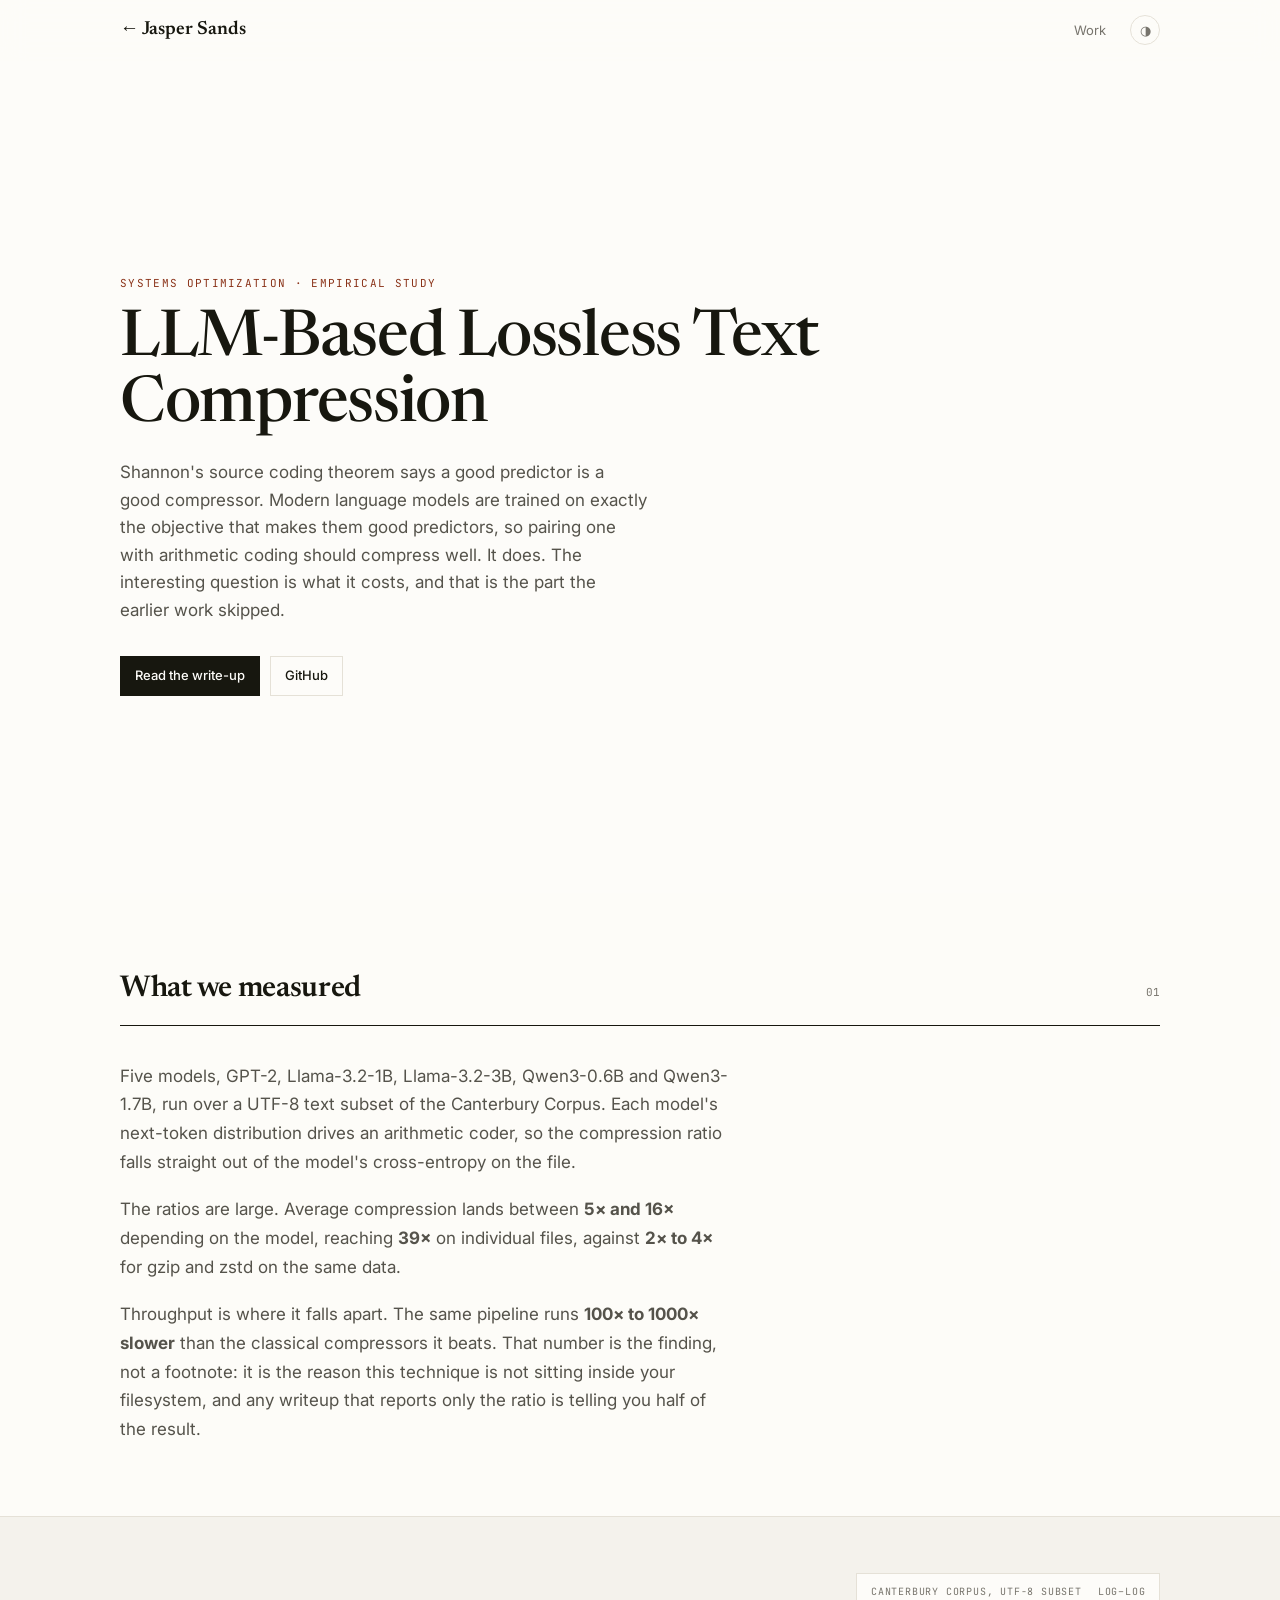
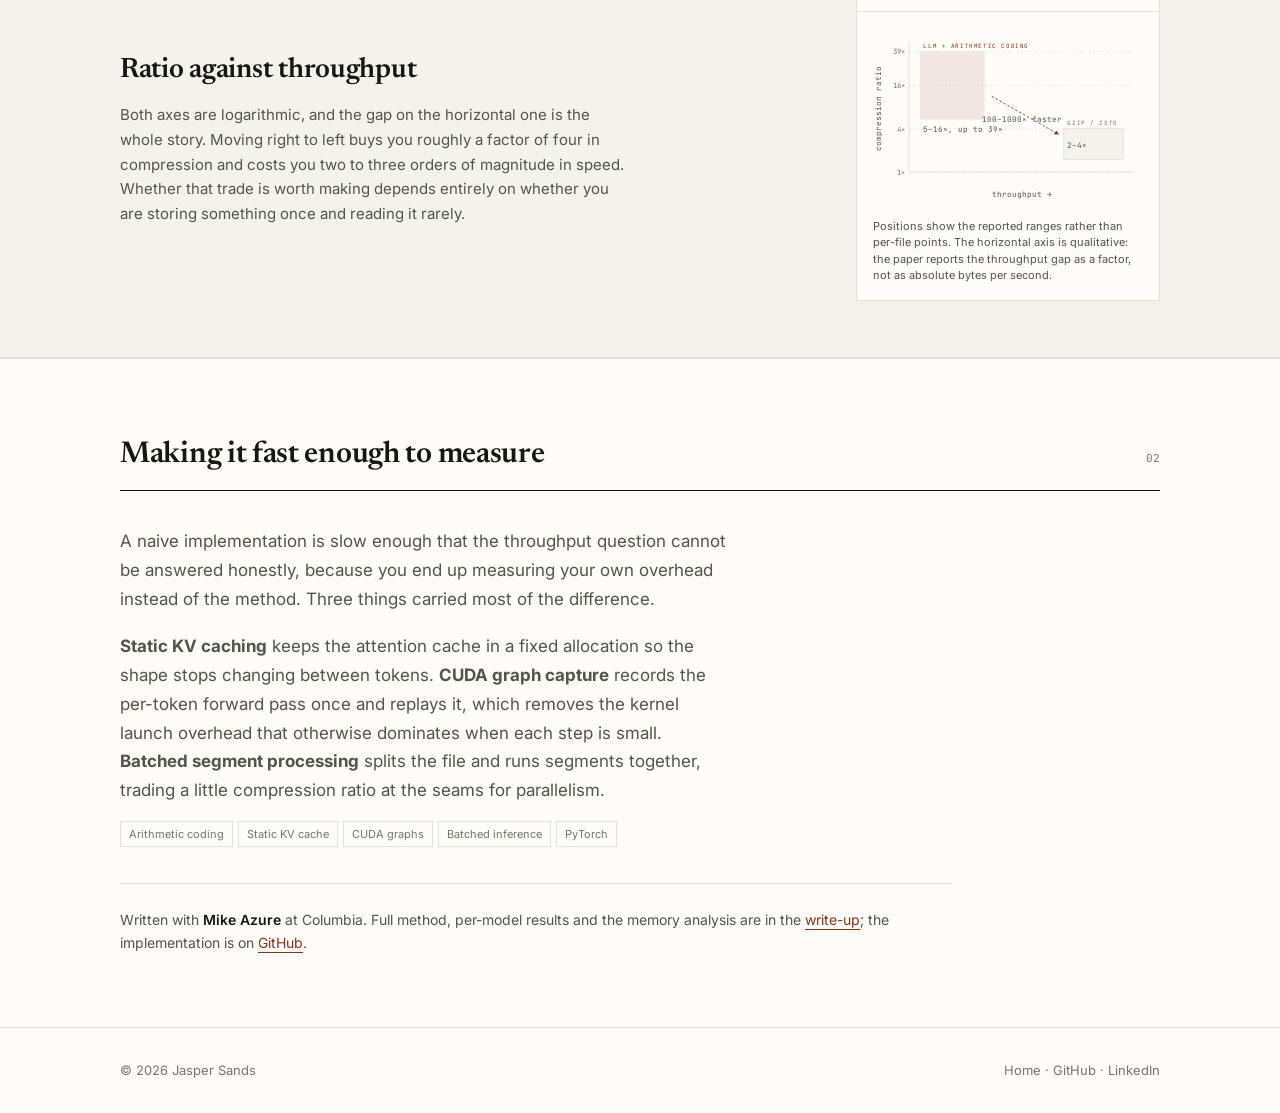
<file: llmcompression/index.html>
<!DOCTYPE html>
<html lang="en">

<head>
  <meta charset="UTF-8">
  <meta name="viewport" content="width=device-width, initial-scale=1.0">
  <title>LLM-Based Lossless Text Compression | Jasper Sands</title>
  <meta name="description"
    content="An empirical study of LLM-based lossless text compression: 5 to 16x average compression against 2 to 4x for gzip and zstd, and what that costs in throughput.">
  <meta name="author" content="Jasper Sands">
  <meta property="og:title" content="LLM-Based Lossless Text Compression">
  <meta property="og:description"
    content="Arithmetic coding driven by autoregressive LLM predictions. High compression ratios, and an honest accounting of the throughput they cost.">
  <meta property="og:type" content="article">
  <meta property="og:url" content="https://jaspersands.com/llmcompression/">
  <meta property="og:image" content="https://jaspersands.com/assets/web/profile.jpg">
  <meta property="og:image:width" content="1320">
  <meta property="og:image:height" content="1400">
  <meta name="twitter:card" content="summary">
  <meta name="twitter:title" content="LLM-Based Lossless Text Compression">
  <meta name="twitter:description"
    content="Arithmetic coding driven by autoregressive LLM predictions. High compression ratios, and an honest accounting of the throughput they cost.">
  <meta name="twitter:image" content="https://jaspersands.com/assets/web/profile.jpg">
  <link rel="icon" href="../favicon.ico" sizes="32x32">
  <link rel="icon" href="../favicon.svg" type="image/svg+xml">
  <link rel="icon" href="../favicon.png" type="image/png" sizes="32x32">
  <link rel="apple-touch-icon" href="../favicon-180.png">

  <!-- Set theme before first paint so there is no flash. -->
  <script>
    (() => {
      const r = document.documentElement;
      const t = localStorage.getItem('theme');
      r.setAttribute('data-theme', t || 'light');   // light by default; the toggle remembers a choice
    })();
  </script>

  <link rel="preconnect" href="https://fonts.googleapis.com">
  <link rel="preconnect" href="https://fonts.gstatic.com" crossorigin>
  <link href="https://fonts.googleapis.com/css2?family=Inter:wght@400;500;600&family=Newsreader:opsz,wght@6..72,400;6..72,500;6..72,600&family=JetBrains+Mono:wght@400;500&display=swap" rel="stylesheet">

  <link rel="stylesheet" href="../styles.css?v=2026-09-21">
  <noscript><style>.rv { opacity: 1; transform: none; }</style></noscript>
</head>

<body>
  <a class="skip" href="#main">Skip to content</a>

  <nav class="nav" id="nav">
    <div class="wrap">
      <a href="../#work" class="mark">← Jasper Sands</a>
      <ul>
        <li class="n"><a href="../#work" class="link">Work</a></li>
        <li><button class="theme" id="theme" type="button" aria-label="Toggle light or dark mode">◑</button></li>
      </ul>
    </div>
  </nav>

  <header class="hero" id="top">
    <div class="wrap">
      <div class="rv">
        <div class="eyebrow">Systems optimization · empirical study</div>
        <h1>LLM-Based Lossless Text Compression</h1>
        <p class="lede">
          Shannon's source coding theorem says a good predictor is a good compressor. Modern language models
          are trained on exactly the objective that makes them good predictors, so pairing one with arithmetic
          coding should compress well. It does. The interesting question is what it costs, and that is the part
          the earlier work skipped.
        </p>
        <div class="cta">
          <a class="btn solid" href="../assets/practical-llm-based-lossless-compression.pdf">Read the write-up</a>
          <a class="btn" href="https://github.com/Jaspersands/LLMcompression">GitHub</a>
        </div>
      </div>
    </div>
  </header>

  <main id="main">

    <section class="section">
      <div class="wrap">
        <div class="shead rv"><h2>What we measured</h2><span class="idx">01</span></div>
        <div class="prose rv">
          <p>
            Five models, GPT-2, Llama-3.2-1B, Llama-3.2-3B, Qwen3-0.6B and Qwen3-1.7B, run over a UTF-8 text
            subset of the Canterbury Corpus. Each model's next-token distribution drives an arithmetic coder,
            so the compression ratio falls straight out of the model's cross-entropy on the file.
          </p>
          <p>
            The ratios are large. Average compression lands between <strong>5&times; and 16&times;</strong>
            depending on the model, reaching <strong>39&times;</strong> on individual files, against
            <strong>2&times; to 4&times;</strong> for gzip and zstd on the same data.
          </p>
          <p>
            Throughput is where it falls apart. The same pipeline runs
            <strong>100&times; to 1000&times; slower</strong> than the classical compressors it beats. That
            number is the finding, not a footnote: it is the reason this technique is not sitting inside your
            filesystem, and any writeup that reports only the ratio is telling you half of the result.
          </p>
        </div>
      </div>
    </section>

    <section class="band" aria-labelledby="band-h">
      <div class="wrap">
        <div class="rv">
          <h2 id="band-h">Ratio against throughput</h2>
          <p>
            Both axes are logarithmic, and the gap on the horizontal one is the whole story. Moving right to
            left buys you roughly a factor of four in compression and costs you two to three orders of
            magnitude in speed. Whether that trade is worth making depends entirely on whether you are storing
            something once and reading it rarely.
          </p>
        </div>

        <div class="demo rv">
          <div class="demo-head">
            <span class="t">Canterbury Corpus, UTF-8 subset</span>
            <span class="t">log–log</span>
          </div>
          <div class="demo-body">
            <svg viewBox="0 0 300 200" role="img"
                aria-label="Log-log comparison. Classical compressors gzip and zstd reach 2 to 4 times compression at high throughput. LLM-driven arithmetic coding reaches 5 to 16 times, up to 39 times, at throughput 100 to 1000 times lower.">
              <line class="gridline" x1="40" y1="160" x2="290" y2="160" stroke-width="1"/>
              <text class="tick" x="35" y="163" text-anchor="end">1×</text>
              <line class="gridline" x1="40" y1="112" x2="290" y2="112" stroke-width="1"/>
              <text class="tick" x="35" y="115" text-anchor="end">4×</text>
              <line class="gridline" x1="40" y1="64" x2="290" y2="64" stroke-width="1"/>
              <text class="tick" x="35" y="67" text-anchor="end">16×</text>
              <line class="gridline" x1="40" y1="26" x2="290" y2="26" stroke-width="1"/>
              <text class="tick" x="35" y="29" text-anchor="end">39×</text>

              <line class="axis" x1="40" y1="16" x2="40" y2="160" stroke-width="1"/>
              <line class="axis" x1="40" y1="160" x2="290" y2="160" stroke-width="1"/>

              <rect class="thrband" x="52" y="26" width="72" height="76"/>
              <text class="qs-cap on" x="56" y="22">LLM + ARITHMETIC CODING</text>
              <text class="lbl" x="56" y="116">5–16×, up to 39×</text>

              <rect class="qs-sink" x="212" y="112" width="66" height="34"/>
              <text class="qs-cap" x="216" y="108">GZIP / ZSTD</text>
              <text class="lbl" x="216" y="133">2–4×</text>

              <path class="qs-rej" d="M132 76 L206 118" marker-end="url(#lc-a)"/>
              <defs>
                <marker id="lc-a" viewBox="0 0 6 6" refX="5" refY="3" markerWidth="5" markerHeight="5" orient="auto">
                  <path class="qs-rejhead" d="M0 0 L6 3 L0 6 Z"/>
                </marker>
              </defs>
              <text class="lbl" x="166" y="104" text-anchor="middle">100–1000× faster</text>

              <text class="lbl" x="165" y="188" text-anchor="middle">throughput →</text>
              <text class="lbl" x="9" y="90" text-anchor="middle" transform="rotate(-90 9 90)">compression ratio</text>
            </svg>
            <p class="hint">
              Positions show the reported ranges rather than per-file points. The horizontal axis is
              qualitative: the paper reports the throughput gap as a factor, not as absolute bytes per second.
            </p>
          </div>
        </div>
      </div>
    </section>

    <section class="section">
      <div class="wrap">
        <div class="shead rv"><h2>Making it fast enough to measure</h2><span class="idx">02</span></div>
        <div class="prose rv">
          <p>
            A naive implementation is slow enough that the throughput question cannot be answered honestly,
            because you end up measuring your own overhead instead of the method. Three things carried most of
            the difference.
          </p>
          <p>
            <strong>Static KV caching</strong> keeps the attention cache in a fixed allocation so the shape
            stops changing between tokens. <strong>CUDA graph capture</strong> records the per-token forward
            pass once and replays it, which removes the kernel launch overhead that otherwise dominates when
            each step is small. <strong>Batched segment processing</strong> splits the file and runs segments
            together, trading a little compression ratio at the seams for parallelism.
          </p>
        </div>
        <div class="tags rv">
          <span class="tag">Arithmetic coding</span><span class="tag">Static KV cache</span>
          <span class="tag">CUDA graphs</span><span class="tag">Batched inference</span>
          <span class="tag">PyTorch</span>
        </div>
        <p class="also rv">
          Written with <strong>Mike Azure</strong> at Columbia. Full method, per-model results and the memory
          analysis are in the <a href="../assets/practical-llm-based-lossless-compression.pdf">write-up</a>;
          the implementation is on <a href="https://github.com/Jaspersands/LLMcompression">GitHub</a>.
        </p>
      </div>
    </section>

  </main>

  <footer>
    <div class="wrap">
      <span>© 2026 Jasper Sands</span>
      <span>
        <a href="../">Home</a> ·
        <a href="https://github.com/Jaspersands">GitHub</a> ·
        <a href="https://www.linkedin.com/in/jaspersands">LinkedIn</a>
      </span>
    </div>
  </footer>

  <script>
    // Theme toggle only; the main page's script.js drives demos this page does not have.
    document.getElementById('theme').addEventListener('click', () => {
      const r = document.documentElement;
      const next = r.getAttribute('data-theme') === 'dark' ? 'light' : 'dark';
      r.setAttribute('data-theme', next);
      try { localStorage.setItem('theme', next); } catch (e) { /* private mode */ }
    });
    // The main stylesheet reveals .rv elements on scroll; without that script they
    // must be shown here or the page renders blank.
    for (const el of document.querySelectorAll('.rv')) el.classList.add('in');
  </script>
</body>

</html>
</file>
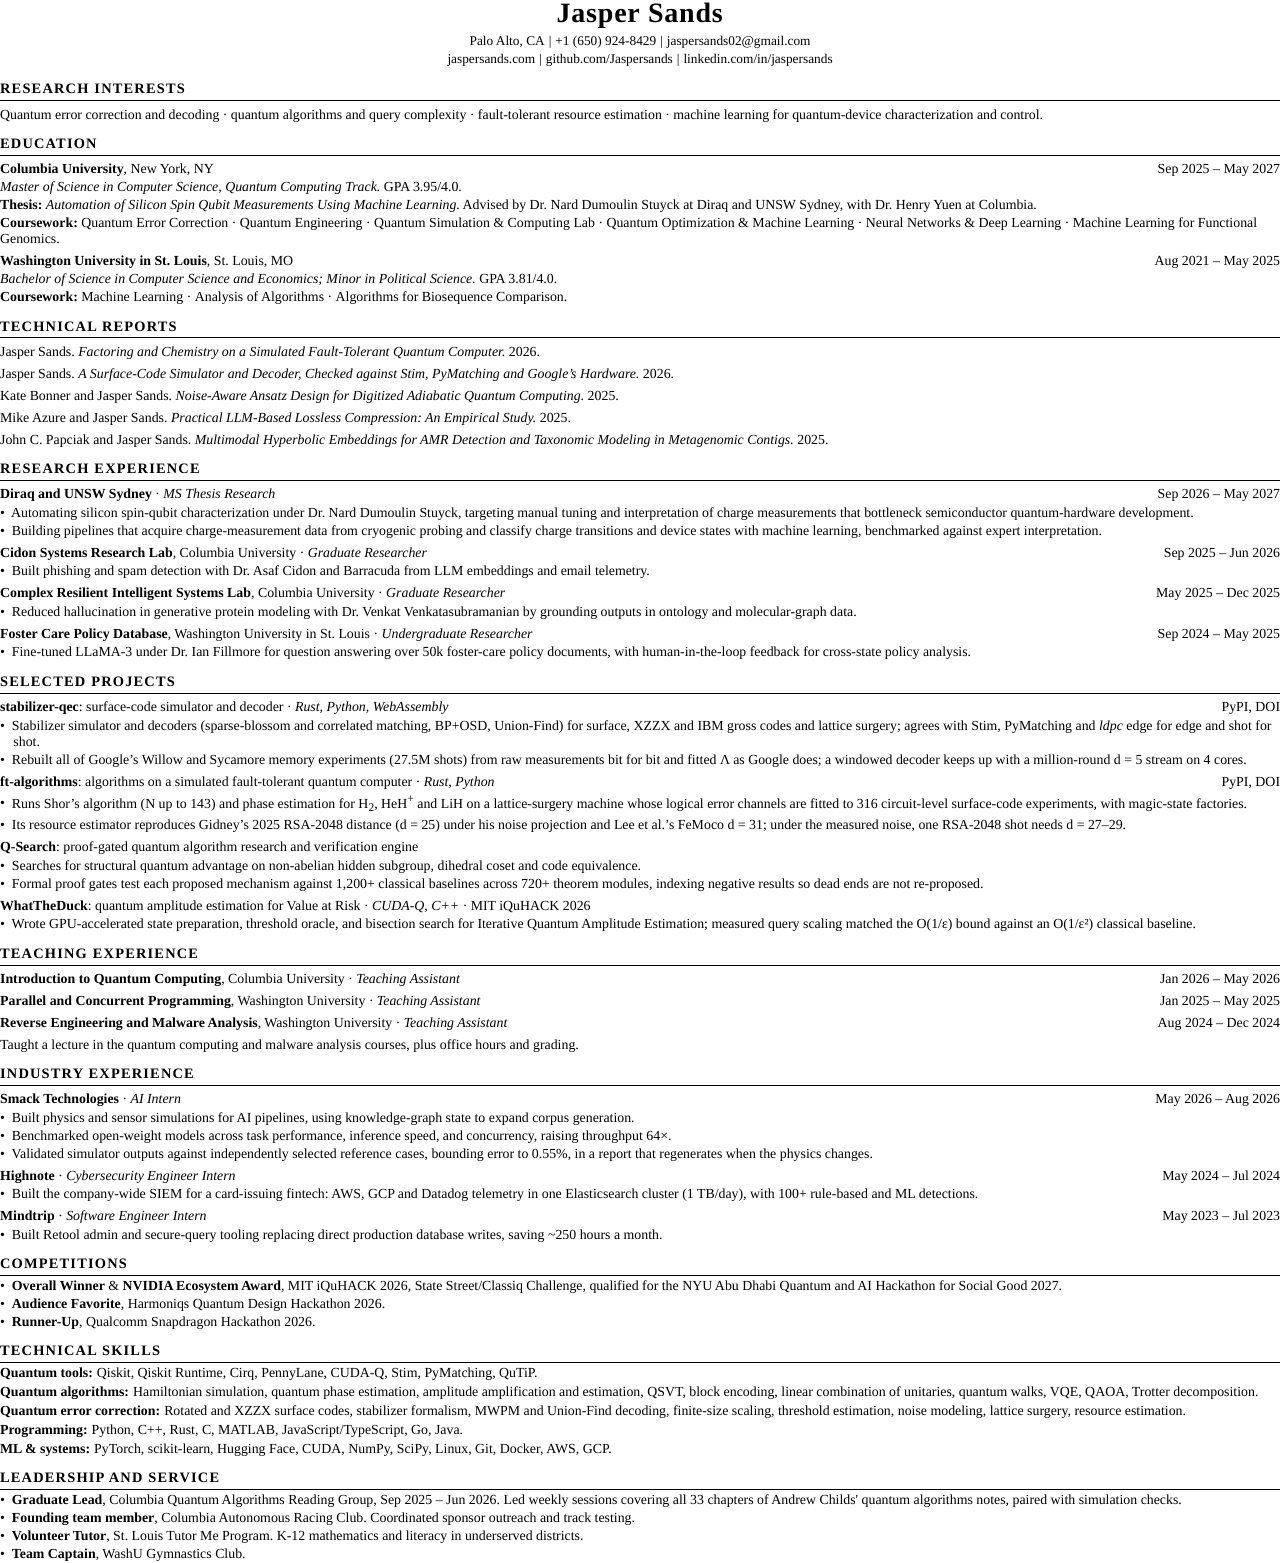
<file: cv/cv.html>
<!DOCTYPE html>
<html lang="en">
<head>
<meta charset="UTF-8">
<title>Jasper Sands, Curriculum Vitae</title>
<style>
  @page { size: Letter; }
  * { box-sizing: border-box; }
  html, body { margin: 0; padding: 0; }

  :root { --entry-gap: 4pt; --h2-gap: 9.5pt; --skill-gap: 1.7pt; --lh: 1.20; }

  body {
    font-family: "Liberation Serif", "Times New Roman", Times, serif;
    font-size: 10.4pt;
    line-height: var(--lh);
    color: #000;
    text-rendering: geometricPrecision;
  }

  /* ---------- header ---------- */
  header { text-align: center; margin-bottom: 8pt; }
  h1 {
    font-size: 21pt; font-weight: 700; letter-spacing: 0.6pt;
    margin: 0 0 3pt; line-height: 1;
  }
  .contact { font-size: 10pt; line-height: 1.35; }
  .contact .sep { padding: 0 3pt; }

  /* ---------- sections ---------- */
  h2 {
    font-size: 10.8pt; font-weight: 700; letter-spacing: 0.9pt;
    text-transform: uppercase;
    margin: var(--h2-gap) 0 0; padding-bottom: 1.2pt;
    border-bottom: 0.9pt solid #000;
    break-after: avoid; page-break-after: avoid;
  }

  .entry { margin-top: var(--entry-gap); break-inside: avoid; page-break-inside: avoid; }
  .entry:first-of-type { margin-top: 4.5pt; }

  .line { display: flex; align-items: baseline; gap: 10pt; }
  .line .l { flex: 1 1 auto; min-width: 0; }
  .line .r { flex: 0 0 auto; white-space: nowrap; }

  .org  { font-weight: 700; }
  .sub  { font-style: italic; }
  .where { font-style: italic; }

  .note { margin-top: 1pt; }
  .note b { font-weight: 700; }

  /* Hanging indent without positioning, so the PDF text layer stays in
     document order for anything that parses it. */
  ul { margin: 1.5pt 0 0; padding: 0; list-style: none; }
  li { padding-left: 10pt; text-indent: -10pt; margin-top: 1pt; }
  li::before { content: "\2022\00a0\00a0"; }

  /* Inline flow so wrapped skill lines return to the left margin. */
  .skill { margin-top: var(--skill-gap); }
  .skill .k { font-weight: 700; margin-right: 3pt; }

  .dot { padding: 0 3pt; }
  a { color: inherit; text-decoration: none; }
  em { font-style: italic; }
</style>
</head>
<body>

<header>
  <h1>Jasper Sands</h1>
  <div class="contact">
    Palo Alto, CA<span class="sep">|</span><span style="white-space:nowrap">+1&nbsp;(650)&nbsp;924-8429</span><span class="sep">|</span><a href="mailto:jaspersands02@gmail.com">jaspersands02@gmail.com</a><br>
    <a href="https://jaspersands.com">jaspersands.com</a><span class="sep">|</span><a href="https://github.com/Jaspersands">github.com/Jaspersands</a><span class="sep">|</span><a href="https://www.linkedin.com/in/jaspersands">linkedin.com/in/jaspersands</a>
  </div>
</header>

<h2>Research Interests</h2>
<div class="entry">
  <div class="note">
    Quantum error correction and decoding<span class="dot">&middot;</span>quantum algorithms and query complexity<span class="dot">&middot;</span>fault-tolerant resource estimation<span class="dot">&middot;</span>machine learning for quantum-device characterization and control.
  </div>
</div>

<h2>Education</h2>

<div class="entry">
  <div class="line">
    <div class="l"><span class="org">Columbia University</span>, New York, NY</div>
    <div class="r">Sep 2025 &ndash; May 2027</div>
  </div>
  <div class="note"><span class="where">Master of Science in Computer Science, Quantum Computing Track.</span> GPA 3.95/4.0.</div>
  <div class="note"><b>Thesis:</b> <em>Automation of Silicon Spin Qubit Measurements Using Machine Learning.</em> Advised by Dr. Nard Dumoulin Stuyck at Diraq and UNSW Sydney, with Dr. Henry Yuen at Columbia.</div>
  <div class="note"><b>Coursework:</b> Quantum Error Correction<span class="dot">&middot;</span>Quantum Engineering<span class="dot">&middot;</span>Quantum Simulation &amp; Computing Lab<span class="dot">&middot;</span>Quantum Optimization &amp; Machine Learning<span class="dot">&middot;</span>Neural Networks &amp; Deep Learning<span class="dot">&middot;</span>Machine Learning for Functional Genomics.</div>
</div>

<div class="entry">
  <div class="line">
    <div class="l"><span class="org">Washington University in St. Louis</span>, St. Louis, MO</div>
    <div class="r">Aug 2021 &ndash; May 2025</div>
  </div>
  <div class="note"><span class="where">Bachelor of Science in Computer Science and Economics; Minor in Political Science.</span> GPA 3.81/4.0.</div>
  <div class="note"><b>Coursework:</b> Machine Learning<span class="dot">&middot;</span>Analysis of Algorithms<span class="dot">&middot;</span>Algorithms for Biosequence Comparison.</div>
</div>


<h2>Technical Reports</h2>
<div class="entry">
  <div class="note">
    Jasper Sands.
    <a href="https://ft.jaspersands.com/report/report.html"><em>Factoring and Chemistry on a Simulated Fault-Tolerant Quantum Computer.</em></a>
    2026.
  </div>
</div>

<div class="entry">
  <div class="note">
    Jasper Sands.
    <a href="https://qcompiler.jaspersands.com/report/report.html"><em>A Surface-Code Simulator and Decoder, Checked against Stim, PyMatching and Google&rsquo;s Hardware.</em></a>
    2026.
  </div>
</div>

<div class="entry">
  <div class="note">
    Kate Bonner and Jasper Sands.
    <a href="https://jaspersands.com/assets/noise-aware-adiabatic-ansatz.pdf"><em>Noise-Aware Ansatz Design for Digitized Adiabatic Quantum Computing.</em></a>
    2025.
  </div>
</div>

<div class="entry">
  <div class="note">
    Mike Azure and Jasper Sands.
    <a href="https://jaspersands.com/assets/practical-llm-based-lossless-compression.pdf"><em>Practical LLM-Based Lossless Compression: An Empirical Study.</em></a>
    2025.
  </div>
</div>

<div class="entry">
  <div class="note">
    John C. Papciak and Jasper Sands.
    <a href="https://jaspersands.com/assets/hyperamr_paper.pdf"><em>Multimodal Hyperbolic Embeddings for AMR Detection and Taxonomic Modeling in Metagenomic Contigs.</em></a>
    2025.
  </div>
</div>

<h2>Research Experience</h2>

<div class="entry">
  <div class="line">
    <div class="l"><span class="org">Diraq and UNSW Sydney</span><span class="dot">&middot;</span><span class="sub">MS Thesis Research</span></div>
    <div class="r">Sep 2026 &ndash; May 2027</div>
  </div>
  <ul>
    <li>Automating silicon spin-qubit characterization under Dr. Nard Dumoulin Stuyck, targeting manual tuning and interpretation of charge measurements that bottleneck semiconductor quantum-hardware development.</li>
    <li>Building pipelines that acquire charge-measurement data from cryogenic probing and classify charge transitions and device states with machine learning, benchmarked against expert interpretation.</li>
  </ul>
</div>

<div class="entry">
  <div class="line">
    <div class="l"><span class="org">Cidon Systems Research Lab</span>, Columbia University<span class="dot">&middot;</span><span class="sub">Graduate Researcher</span></div>
    <div class="r">Sep 2025 &ndash; Jun 2026</div>
  </div>
  <ul>
    <li>Built phishing and spam detection with Dr. Asaf Cidon and Barracuda from LLM embeddings and email telemetry.</li>
  </ul>
</div>


<div class="entry">
  <div class="line">
    <div class="l"><span class="org">Complex Resilient Intelligent Systems Lab</span>, Columbia University<span class="dot">&middot;</span><span class="sub">Graduate Researcher</span></div>
    <div class="r">May 2025 &ndash; Dec 2025</div>
  </div>
  <ul>
    <li>Reduced hallucination in generative protein modeling with Dr. Venkat Venkatasubramanian by grounding outputs in ontology and molecular-graph data.</li>
  </ul>
</div>

<div class="entry">
  <div class="line">
    <div class="l"><span class="org">Foster Care Policy Database</span>, Washington University in St. Louis<span class="dot">&middot;</span><span class="sub">Undergraduate Researcher</span></div>
    <div class="r">Sep 2024 &ndash; May 2025</div>
  </div>
  <ul>
    <li>Fine-tuned LLaMA-3 under Dr. Ian Fillmore for question answering over 50k foster-care policy documents, with human-in-the-loop feedback for cross-state policy analysis.</li>
  </ul>
</div>


<h2>Selected Projects</h2>

<div class="entry">
  <div class="line">
    <div class="l"><span class="org"><a href="https://qcompiler.jaspersands.com/">stabilizer-qec</a></span>: surface-code simulator and decoder<span class="dot">&middot;</span><em>Rust, Python, WebAssembly</em></div>
    <div class="r"><a href="https://pypi.org/project/stabilizer-qec/">PyPI</a>, <a href="https://doi.org/10.5281/zenodo.23212075">DOI</a></div>
  </div>
  <ul>
    <li>Stabilizer simulator and decoders (sparse-blossom and correlated matching, BP+OSD, Union-Find) for surface, XZZX and IBM gross codes and lattice surgery; agrees with Stim, PyMatching and <em>ldpc</em> edge for edge and shot for shot.</li>
    <li>Rebuilt all of Google&rsquo;s Willow and Sycamore memory experiments (27.5M shots) from raw measurements bit for bit and fitted &Lambda; as Google does; a windowed decoder keeps up with a million-round d&nbsp;=&nbsp;5 stream on 4 cores.</li>
  </ul>
</div>

<div class="entry">
  <div class="line">
    <div class="l"><span class="org"><a href="https://ft.jaspersands.com/">ft-algorithms</a></span>: algorithms on a simulated fault-tolerant quantum computer<span class="dot">&middot;</span><em>Rust, Python</em></div>
    <div class="r"><a href="https://pypi.org/project/ftalgo/">PyPI</a>, <a href="https://doi.org/10.5281/zenodo.23792569">DOI</a></div>
  </div>
  <ul>
    <li>Runs Shor&rsquo;s algorithm (N up to 143) and phase estimation for H<sub>2</sub>, HeH<sup>+</sup> and LiH on a lattice-surgery machine whose logical error channels are fitted to 316 circuit-level surface-code experiments, with magic-state factories.</li>
    <li>Its resource estimator reproduces Gidney&rsquo;s 2025 RSA-2048 distance (d&nbsp;=&nbsp;25) under his noise projection and Lee et al.&rsquo;s FeMoco d&nbsp;=&nbsp;31; under the measured noise, one RSA-2048 shot needs d&nbsp;=&nbsp;27&ndash;29.</li>
  </ul>
</div>

<div class="entry">
  <div class="line">
    <div class="l"><span class="org"><a href="https://qsearch.jaspersands.com/">Q-Search</a></span>: proof-gated quantum algorithm research and verification engine</div>
  </div>
  <ul>
    <li>Searches for structural quantum advantage on non-abelian hidden subgroup, dihedral coset and code equivalence.</li>
    <li>Formal proof gates test each proposed mechanism against 1,200+ classical baselines across 720+ theorem modules, indexing negative results so dead ends are not re-proposed.</li>
  </ul>
</div>

<div class="entry">
  <div class="line">
    <div class="l"><span class="org"><a href="https://github.com/ShayManor/WhatTheDuck">WhatTheDuck</a></span>: quantum amplitude estimation for Value at Risk<span class="dot">&middot;</span><em>CUDA-Q, C++</em><span class="dot">&middot;</span>MIT iQuHACK 2026</div>
  </div>
  <ul>
    <li>Wrote GPU-accelerated state preparation, threshold oracle, and bisection search for Iterative Quantum Amplitude Estimation; measured query scaling matched the O(1/&epsilon;) bound against an O(1/&epsilon;&sup2;) classical baseline.</li>
  </ul>
</div>

<h2>Teaching Experience</h2>

<div class="entry">
  <div class="line">
    <div class="l"><span class="org">Introduction to Quantum Computing</span>, Columbia University<span class="dot">&middot;</span><span class="sub">Teaching Assistant</span></div>
    <div class="r">Jan 2026 &ndash; May 2026</div>
  </div>
</div>

<div class="entry">
  <div class="line">
    <div class="l"><span class="org">Parallel and Concurrent Programming</span>, Washington University<span class="dot">&middot;</span><span class="sub">Teaching Assistant</span></div>
    <div class="r">Jan 2025 &ndash; May 2025</div>
  </div>
</div>

<div class="entry">
  <div class="line">
    <div class="l"><span class="org">Reverse Engineering and Malware Analysis</span>, Washington University<span class="dot">&middot;</span><span class="sub">Teaching Assistant</span></div>
    <div class="r">Aug 2024 &ndash; Dec 2024</div>
  </div>
</div>

<div class="entry">
  <div class="note">Taught a lecture in the quantum computing and malware analysis courses, plus office hours and grading.</div>
</div>

<h2>Industry Experience</h2>

<div class="entry">
  <div class="line">
    <div class="l"><span class="org">Smack Technologies</span><span class="dot">&middot;</span><span class="sub">AI Intern</span></div>
    <div class="r">May 2026 &ndash; Aug 2026</div>
  </div>
  <ul>
    <li>Built physics and sensor simulations for AI pipelines, using knowledge-graph state to expand corpus generation.</li>
    <li>Benchmarked open-weight models across task performance, inference speed, and concurrency, raising throughput 64&times;.</li>
    <li>Validated simulator outputs against independently selected reference cases, bounding error to 0.55%, in a report that regenerates when the physics changes.</li>
  </ul>
</div>

<div class="entry">
  <div class="line">
    <div class="l"><span class="org">Highnote</span><span class="dot">&middot;</span><span class="sub">Cybersecurity Engineer Intern</span></div>
    <div class="r">May 2024 &ndash; Jul 2024</div>
  </div>
  <ul>
    <li>Built the company-wide SIEM for a card-issuing fintech: AWS, GCP and Datadog telemetry in one Elasticsearch cluster (1 TB/day), with 100+ rule-based and ML detections.</li>
  </ul>
</div>

<div class="entry">
  <div class="line">
    <div class="l"><span class="org">Mindtrip</span><span class="dot">&middot;</span><span class="sub">Software Engineer Intern</span></div>
    <div class="r">May 2023 &ndash; Jul 2023</div>
  </div>
  <ul>
    <li>Built Retool admin and secure-query tooling replacing direct production database writes, saving ~250 hours a month.</li>
  </ul>
</div>


<h2>Competitions</h2>
<ul>
  <li><b>Overall Winner</b> &amp; <b>NVIDIA Ecosystem Award</b>, MIT iQuHACK 2026, State Street/Classiq Challenge, qualified for the NYU Abu Dhabi Quantum and AI Hackathon for Social Good 2027.</li>
  <li><b>Audience Favorite</b>, Harmoniqs Quantum Design Hackathon 2026.</li>
  <li><b>Runner-Up</b>, Qualcomm Snapdragon Hackathon 2026.</li>
</ul>

<h2>Technical Skills</h2>
<div class="skill"><span class="k">Quantum tools:</span><span class="v">Qiskit, Qiskit Runtime, Cirq, PennyLane, CUDA-Q, Stim, PyMatching, QuTiP.</span></div>
<div class="skill"><span class="k">Quantum algorithms:</span><span class="v">Hamiltonian simulation, quantum phase estimation, amplitude amplification and estimation, QSVT, block encoding, linear combination of unitaries, quantum walks, VQE, QAOA, Trotter decomposition.</span></div>
<div class="skill"><span class="k">Quantum error correction:</span><span class="v">Rotated and XZZX surface codes, stabilizer formalism, MWPM and Union-Find decoding, finite-size scaling, threshold estimation, noise modeling, lattice surgery, resource estimation.</span></div>
<div class="skill"><span class="k">Programming:</span><span class="v">Python, C++, Rust, C, MATLAB, JavaScript/TypeScript, Go, Java.</span></div>
<div class="skill"><span class="k">ML &amp; systems:</span><span class="v">PyTorch, scikit-learn, Hugging Face, CUDA, NumPy, SciPy, Linux, Git, Docker, AWS, GCP.</span></div>

<h2>Leadership and Service</h2>
<ul>
  <li><b>Graduate Lead</b>, Columbia Quantum Algorithms Reading Group, Sep 2025 &ndash; Jun 2026. Led weekly sessions covering all 33 chapters of Andrew Childs' quantum algorithms notes, paired with simulation checks.</li>
  <li><b>Founding team member</b>, Columbia Autonomous Racing Club. Coordinated sponsor outreach and track testing.</li>
  <li><b>Volunteer Tutor</b>, St. Louis Tutor Me Program. K-12 mathematics and literacy in underserved districts.</li>
  <li><b>Team Captain</b>, WashU Gymnastics Club.</li>
</ul>

</body>
</html>
</file>
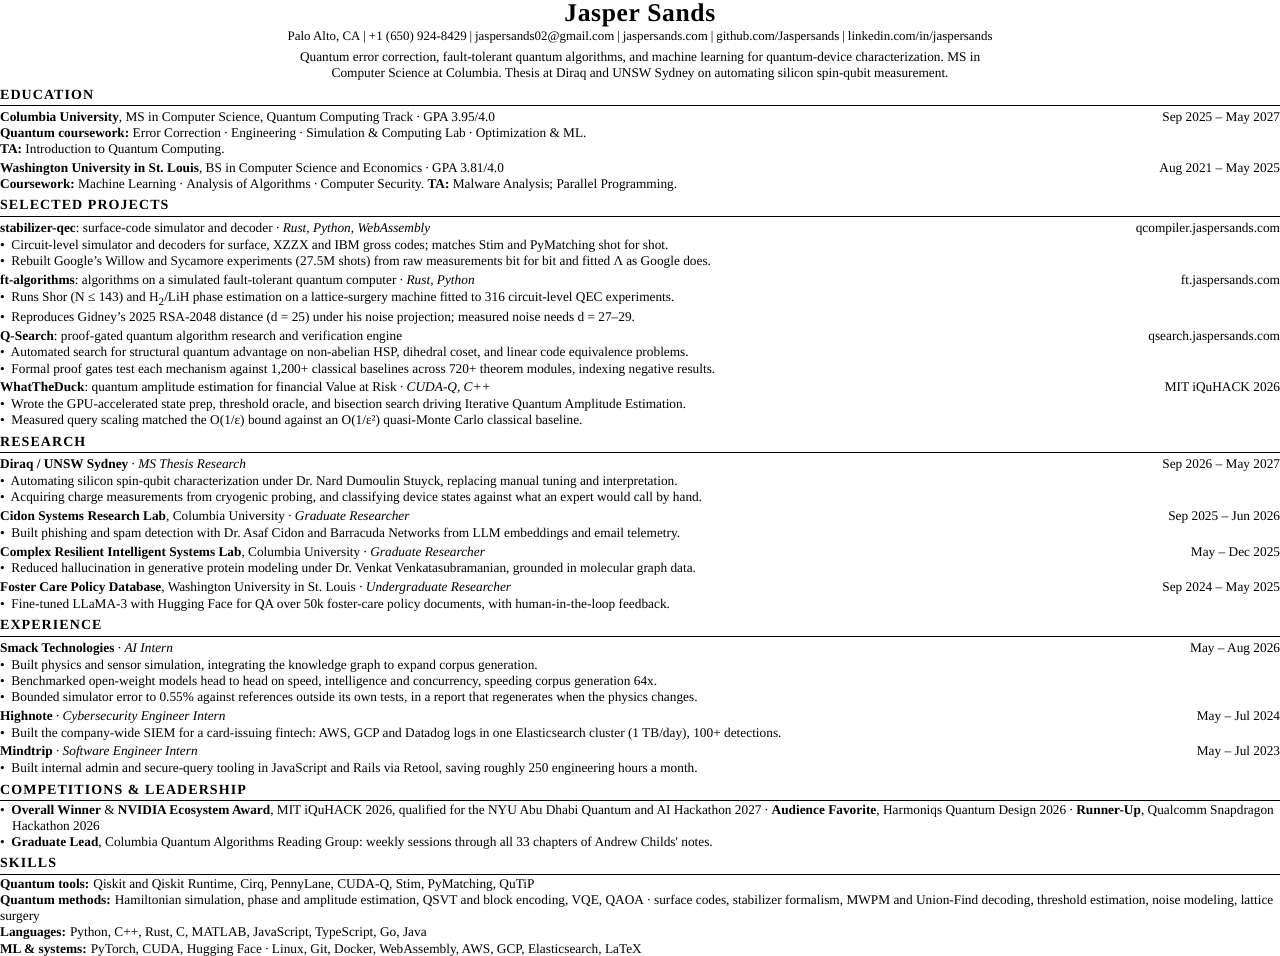
<file: resume/resume.html>
<!DOCTYPE html>
<html lang="en">
<head>
<meta charset="UTF-8">
<title>Jasper Sands, Résumé</title>
<style>
  @page { size: Letter; }

  * { box-sizing: border-box; }
  html, body { margin: 0; padding: 0; }

  body {
    font-family: "Liberation Serif", "Times New Roman", Times, serif;
    font-size: 10.00pt;
    line-height: 1.175;
    color: #000;
    text-rendering: geometricPrecision;
  }

  /* ---------- header ---------- */
  header { text-align: center; margin-bottom: 5pt; }

  h1 {
    font-size: 19.15pt;
    font-weight: 700;
    letter-spacing: 0.5pt;
    margin: 0 0 2pt;
    line-height: 1;
  }

  .contact { font-size: 9.7pt; line-height: 1.28; }
  .contact .sep { padding: 0 2.2pt; }

  .tagline {
    font-size: 10.00pt;
    line-height: 1.22;
    margin: 3pt auto 0;
    max-width: 7.1in;
  }

  /* ---------- sections ---------- */
  h2 {
    font-size: 10.5pt;
    font-weight: 700;
    letter-spacing: 0.8pt;
    text-transform: uppercase;
    margin: 5pt 0 0;
    padding-bottom: 0.8pt;
    border-bottom: 0.8pt solid #000;
  }

  .entry { margin-top: 2.4pt; }
  .entry:first-of-type { margin-top: 2.1pt; }

  .line { display: flex; align-items: baseline; gap: 8pt; }
  .line .l { flex: 1 1 auto; min-width: 0; }
  .line .r { flex: 0 0 auto; white-space: nowrap; }

  .org  { font-weight: 700; }
  .sub  { font-style: italic; }

  .note { margin-top: 0.3pt; }
  .note b { font-weight: 700; }

  /* ---------- bullets ---------- */
  ul { margin: 0.8pt 0 0; padding: 0; list-style: none; }
  /* Hanging indent without positioning. A positioned li becomes its own paint
     layer and Chromium writes those last, which scrambles the PDF text layer
     and leaves every bullet stranded after the final section. */
  li { padding-left: 9pt; text-indent: -9pt; margin-top: 0.4pt; }
  li::before { content: "\2022\00a0\00a0"; }

  /* ---------- skills ---------- */
  /* Inline flow, not flex: wrapped lines run back to the left margin instead of
     staying inside a column narrowed by the label. */
  .skill { margin-top: 0.6pt; }
  .skill .k { font-weight: 700; margin-right: 3pt; }

  .dot { padding: 0 2.5pt; }
  a { color: inherit; text-decoration: none; }
  em { font-style: italic; }
</style>
</head>
<body>

<header>
  <h1>Jasper Sands</h1>
  <div class="contact">
    Palo Alto, CA<span class="sep">|</span><span style="white-space:nowrap">+1&nbsp;(650)&nbsp;924-8429</span><span class="sep">|</span><a href="mailto:jaspersands02@gmail.com">jaspersands02@gmail.com</a><span class="sep">|</span><a href="https://jaspersands.com">jaspersands.com</a><span class="sep">|</span><a href="https://github.com/Jaspersands">github.com/Jaspersands</a><span class="sep">|</span><a href="https://www.linkedin.com/in/jaspersands">linkedin.com/in/jaspersands</a>
  </div>
  <p class="tagline">
    Quantum error correction, fault-tolerant quantum algorithms, and machine learning for quantum-device characterization. MS in Computer Science at
    Columbia. Thesis at Diraq and UNSW Sydney on automating silicon spin-qubit measurement.
  </p>
</header>

<h2>Education</h2>

<div class="entry">
  <div class="line">
    <div class="l"><span class="org">Columbia University</span>, MS in Computer Science, Quantum Computing Track<span class="dot">&middot;</span>GPA 3.95/4.0</div>
    <div class="r">Sep 2025 &ndash; May 2027</div>
  </div>
  <div class="note"><b>Quantum coursework:</b> Error Correction<span class="dot">&middot;</span>Engineering<span class="dot">&middot;</span>Simulation &amp; Computing Lab<span class="dot">&middot;</span>Optimization &amp; ML.</div>
  <div class="note"><b>TA:</b> Introduction to Quantum Computing.</div>
</div>

<div class="entry">
  <div class="line">
    <div class="l"><span class="org">Washington University in St. Louis</span>, BS in Computer Science and Economics<span class="dot">&middot;</span>GPA 3.81/4.0</div>
    <div class="r">Aug 2021 &ndash; May 2025</div>
  </div>
  <div class="note"><b>Coursework:</b> Machine Learning<span class="dot">&middot;</span>Analysis of Algorithms<span class="dot">&middot;</span>Computer Security. <b>TA:</b> Malware Analysis; Parallel Programming.</div>
</div>

<h2>Selected Projects</h2>

<div class="entry">
  <div class="line">
    <div class="l"><span class="org"><a href="https://github.com/Jaspersands/quantum-simulator-qec">stabilizer-qec</a></span>: surface-code simulator and decoder<span class="dot">&middot;</span><em>Rust, Python, WebAssembly</em></div>
    <div class="r"><a href="https://qcompiler.jaspersands.com/">qcompiler.jaspersands.com</a></div>
  </div>
  <ul>
    <li>Circuit-level simulator and decoders for surface, XZZX and IBM gross codes; matches Stim and PyMatching shot for shot.</li>
    <li>Rebuilt Google&rsquo;s Willow and Sycamore experiments (27.5M shots) from raw measurements bit for bit and fitted &Lambda; as Google does.</li>
  </ul>
</div>

<div class="entry">
  <div class="line">
    <div class="l"><span class="org"><a href="https://github.com/Jaspersands/ft-algorithms">ft-algorithms</a></span>: algorithms on a simulated fault-tolerant quantum computer<span class="dot">&middot;</span><em>Rust, Python</em></div>
    <div class="r"><a href="https://ft.jaspersands.com/">ft.jaspersands.com</a></div>
  </div>
  <ul>
    <li>Runs Shor (N &le; 143) and H<sub>2</sub>/LiH phase estimation on a lattice-surgery machine fitted to 316 circuit-level QEC experiments.</li>
    <li>Reproduces Gidney&rsquo;s 2025 RSA-2048 distance (d&nbsp;=&nbsp;25) under his noise projection; measured noise needs d&nbsp;=&nbsp;27&ndash;29.</li>
  </ul>
</div>

<div class="entry">
  <div class="line">
    <div class="l"><span class="org"><a href="https://github.com/Jaspersands/qsearch">Q-Search</a></span>: proof-gated quantum algorithm research and verification engine</div>
    <div class="r"><a href="https://qsearch.jaspersands.com/">qsearch.jaspersands.com</a></div>
  </div>
  <ul>
    <li>Automated search for structural quantum advantage on non-abelian HSP, dihedral coset, and linear code equivalence problems.</li>
    <li>Formal proof gates test each mechanism against 1,200+ classical baselines across 720+ theorem modules, indexing negative results.</li>
  </ul>
</div>

<div class="entry">
  <div class="line">
    <div class="l"><span class="org"><a href="https://github.com/ShayManor/WhatTheDuck">WhatTheDuck</a></span>: quantum amplitude estimation for financial Value at Risk<span class="dot">&middot;</span><em>CUDA-Q, C++</em></div>
    <div class="r">MIT iQuHACK 2026</div>
  </div>
  <ul>
    <li>Wrote the GPU-accelerated state prep, threshold oracle, and bisection search driving Iterative Quantum Amplitude Estimation.</li>
    <li>Measured query scaling matched the O(1/&epsilon;) bound against an O(1/&epsilon;&sup2;) quasi-Monte Carlo classical baseline.</li>
  </ul>
</div>

<h2>Research</h2>

<div class="entry">
  <div class="line">
    <div class="l"><span class="org">Diraq / UNSW Sydney</span><span class="dot">&middot;</span><span class="sub">MS Thesis Research</span></div>
    <div class="r">Sep 2026 &ndash; May 2027</div>
  </div>
  <ul>
    <li>Automating silicon spin-qubit characterization under Dr. Nard Dumoulin Stuyck, replacing manual tuning and interpretation.</li>
    <li>Acquiring charge measurements from cryogenic probing, and classifying device states against what an expert would call by hand.</li>
  </ul>
</div>

<div class="entry">
  <div class="line">
    <div class="l"><span class="org">Cidon Systems Research Lab</span>, Columbia University<span class="dot">&middot;</span><span class="sub">Graduate Researcher</span></div>
    <div class="r">Sep 2025 &ndash; Jun 2026</div>
  </div>
  <ul>
    <li>Built phishing and spam detection with Dr. Asaf Cidon and Barracuda Networks from LLM embeddings and email telemetry.</li>
  </ul>
</div>

<div class="entry">
  <div class="line">
    <div class="l"><span class="org">Complex Resilient Intelligent Systems Lab</span>, Columbia University<span class="dot">&middot;</span><span class="sub">Graduate Researcher</span></div>
    <div class="r">May &ndash; Dec 2025</div>
  </div>
  <ul>
    <li>Reduced hallucination in generative protein modeling under Dr. Venkat Venkatasubramanian, grounded in molecular graph data.</li>
  </ul>
</div>

<div class="entry">
  <div class="line">
    <div class="l"><span class="org">Foster Care Policy Database</span>, Washington University in St. Louis<span class="dot">&middot;</span><span class="sub">Undergraduate Researcher</span></div>
    <div class="r">Sep 2024 &ndash; May 2025</div>
  </div>
  <ul>
    <li>Fine-tuned LLaMA-3 with Hugging Face for QA over 50k foster-care policy documents, with human-in-the-loop feedback.</li>
  </ul>
</div>

<h2>Experience</h2>

<div class="entry">
  <div class="line">
    <div class="l"><span class="org">Smack Technologies</span><span class="dot">&middot;</span><span class="sub">AI Intern</span></div>
    <div class="r">May &ndash; Aug 2026</div>
  </div>
  <ul>
    <li>Built physics and sensor simulation, integrating the knowledge graph to expand corpus generation.</li>
    <li>Benchmarked open-weight models head to head on speed, intelligence and concurrency, speeding corpus generation 64x.</li>
    <li>Bounded simulator error to 0.55% against references outside its own tests, in a report that regenerates when the physics changes.</li>
  </ul>
</div>

<div class="entry">
  <div class="line">
    <div class="l"><span class="org">Highnote</span><span class="dot">&middot;</span><span class="sub">Cybersecurity Engineer Intern</span></div>
    <div class="r">May &ndash; Jul 2024</div>
  </div>
  <ul>
    <li>Built the company-wide SIEM for a card-issuing fintech: AWS, GCP and Datadog logs in one Elasticsearch cluster (1 TB/day), 100+ detections.</li>
  </ul>
</div>

<div class="entry">
  <div class="line">
    <div class="l"><span class="org">Mindtrip</span><span class="dot">&middot;</span><span class="sub">Software Engineer Intern</span></div>
    <div class="r">May &ndash; Jul 2023</div>
  </div>
  <ul>
    <li>Built internal admin and secure-query tooling in JavaScript and Rails via Retool, saving roughly 250 engineering hours a month.</li>
  </ul>
</div>

<h2>Competitions &amp; Leadership</h2>
<ul>
  <li><b>Overall Winner</b> &amp; <b>NVIDIA Ecosystem Award</b>, MIT iQuHACK 2026, qualified for the NYU Abu Dhabi Quantum and AI Hackathon 2027<span class="dot">&middot;</span><b>Audience Favorite</b>, Harmoniqs Quantum Design 2026<span class="dot">&middot;</span><b>Runner-Up</b>, Qualcomm Snapdragon Hackathon 2026</li>
  <li><b>Graduate Lead</b>, Columbia Quantum Algorithms Reading Group: weekly sessions through all 33 chapters of Andrew Childs' notes.</li>
</ul>

<h2>Skills</h2>
<div class="skill"><span class="k">Quantum tools:</span><span class="v">Qiskit and Qiskit Runtime, Cirq, PennyLane, CUDA-Q, Stim, PyMatching, QuTiP</span></div>
<div class="skill"><span class="k">Quantum methods:</span><span class="v">Hamiltonian simulation, phase and amplitude estimation, QSVT and block encoding, VQE, QAOA<span class="dot">&middot;</span>surface codes, stabilizer formalism, MWPM and Union-Find decoding, threshold estimation, noise modeling, lattice surgery</span></div>
<div class="skill"><span class="k">Languages:</span><span class="v">Python, C++, Rust, C, MATLAB, JavaScript, TypeScript, Go, Java</span></div>
<div class="skill"><span class="k">ML &amp; systems:</span><span class="v">PyTorch, CUDA, Hugging Face<span class="dot">&middot;</span>Linux, Git, Docker, WebAssembly, AWS, GCP, Elasticsearch, LaTeX</span></div>

</body>
</html>
</file>
<file: styles.css>
/* ---------------- Colour ---------------- */
:root {
  --bg:#fdfcf9; --bg-2:#f4f2ec; --fg:#17170f; --fg-2:#55534b; --fg-3:#77746c;
  --rule:#e5e1d7; --accent:#8a3218; --x:#3f6690; --z:#a24b2a; --y:#6b4a86;
}
[data-theme="dark"] {
  --bg:#111110; --bg-2:#1a1a17; --fg:#f2f0e9; --fg-2:#a4a19a; --fg-3:#7f7c75;
  --rule:#2a2926; --accent:#e08a68; --x:#7ba5d0; --z:#e08a68; --y:#b294d4;
}

:root {
  --serif: Newsreader, Georgia, serif;
  --sans: Inter, -apple-system, BlinkMacSystemFont, sans-serif;
  --mono: 'JetBrains Mono', ui-monospace, monospace;
}

*, *::before, *::after { box-sizing: border-box; margin: 0; padding: 0; }

html { scroll-behavior: smooth; -webkit-text-size-adjust: 100%; }
h2[id] { scroll-margin-top: 5rem; }   /* in-page links to a heading clear the sticky nav */

body {
  font-family: var(--sans); font-size: .9375rem; line-height: 1.65;
  background: var(--bg); color: var(--fg); -webkit-font-smoothing: antialiased;
}

a { color: inherit; text-decoration: none; }
img { display: block; max-width: 100%; }

:focus-visible { outline: 2px solid var(--accent); outline-offset: 2px; }

.wrap { max-width: 70rem; margin: 0 auto; padding: 0 2.5rem; }

.skip {
  position: absolute; left: -9999px; top: 0; background: var(--fg); color: var(--bg);
  padding: .5rem .875rem; z-index: 200; font-size: .8125rem;
}
.skip:focus { left: .5rem; top: .5rem; }

.progress {
  position: fixed; top: 0; left: 0; height: 2px; width: 100%;
  transform: scaleX(0); transform-origin: left; background: var(--accent); z-index: 100;
}

/* ---------------- Nav ---------------- */
.nav {
  position: sticky; top: 0; z-index: 50;
  background: var(--bg);
  border-bottom: 1px solid transparent; transition: border-color .3s;
}
@supports (backdrop-filter: blur(1px)) or (-webkit-backdrop-filter: blur(1px)) {
  .nav {
    background: color-mix(in srgb, var(--bg) 86%, transparent);
    backdrop-filter: blur(12px); -webkit-backdrop-filter: blur(12px);
  }
}

.nav.stuck { border-bottom-color: var(--rule); }
.nav .wrap { display: flex; align-items: center; justify-content: space-between; height: 3.75rem; gap: 1rem; }
.mark { font-family: var(--serif); font-size: 1.1875rem; font-weight: 600; white-space: nowrap; }
.nav ul { list-style: none; display: flex; gap: 1.5rem; align-items: center; }

.nav .link { position: relative; font-size: .8125rem; color: var(--fg-3); padding: .375rem 0; transition: color .2s; }
.nav .link::after {
  content: ''; position: absolute; left: 0; bottom: 0; height: 1px; width: 100%;
  background: var(--fg); transform: scaleX(0); transform-origin: right;
  transition: transform .25s cubic-bezier(.4,0,.2,1);
}
.nav .link:hover, .nav .link.on { color: var(--fg); }
.nav .link:hover::after, .nav .link.on::after { transform: scaleX(1); transform-origin: left; }

.theme {
  width: 1.875rem; height: 1.875rem; border: 1px solid var(--rule); border-radius: 50%;
  background: transparent; color: var(--fg-3); cursor: pointer; font-size: .8125rem; line-height: 1;
  transition: color .2s, border-color .2s; flex-shrink: 0;
}
.theme:hover { color: var(--fg); border-color: var(--fg-3); }

/* ---------------- Reveal ---------------- */
.rv { opacity: 0; transform: translateY(12px); transition: opacity .55s ease, transform .55s ease; }
.rv.in { opacity: 1; transform: none; }

@media (prefers-reduced-motion: reduce) {
  .rv { opacity: 1; transform: none; transition: none; }
  html { scroll-behavior: auto; }
  .progress { display: none; }
  * { animation-duration: .01ms !important; transition-duration: .01ms !important; }
}

/* ---------------- Hero ---------------- */
.hero {
  position: relative;
  min-height: clamp(30rem, calc(100vh - 4rem), 52rem);
  display: flex;
  align-items: center;
  padding: 4.5rem 0 3.5rem;
  overflow: hidden;
}
.hero::before {
  display: none;
}
.hero .wrap {
  position: relative;
  z-index: 2;
  width: 100%;
}
.hero-content {
  position: relative;
  max-width: 34rem;
  transition: opacity 0.8s ease;
}
.hero-content::before {
  content: '';
  position: absolute;
  inset: -1.25rem -1.75rem;
  z-index: -1;
  pointer-events: none;
  border-radius: 16px;
  background: radial-gradient(
    ellipse at 40% 45%,
    color-mix(in srgb, var(--bg) 65%, transparent) 0%,
    color-mix(in srgb, var(--bg) 42%, transparent) 55%,
    transparent 90%
  );
  backdrop-filter: blur(2.5px);
  -webkit-backdrop-filter: blur(2.5px);
  mask-image: radial-gradient(ellipse at 40% 45%, black 50%, transparent 90%);
  -webkit-mask-image: radial-gradient(ellipse at 40% 45%, black 50%, transparent 90%);
  transition: opacity 0.8s ease;
}
.hero-content h1 {
  text-shadow: 0 1px 3px var(--bg);
}
/* While the lattice spells the name, the text dims but the links stay readable. */
.hero-content > * { transition: opacity 0.8s ease; }
.hero.hero--typing .hero-content > :not(.cta) {
  opacity: 0.2;
}
.hero.hero--typing .hero-content::before {
  opacity: 0.05;
}

canvas#fabric {
  position: fixed;
  inset: 0;
  width: 100%;
  height: 100%;
  pointer-events: auto;
  touch-action: pan-y;
  z-index: 0;
  display: block;
}

.hero-meta {
  position: absolute;
  bottom: 1.25rem;
  right: 2.5rem;
  z-index: 2;
  display: flex;
  flex-direction: column;
  align-items: flex-end;
  gap: 0.35rem;
  max-width: 30rem;
  text-align: right;
}
.hero-readout {
  font-family: var(--mono);
  font-size: 0.6875rem;
  color: var(--fg-2);
  letter-spacing: 0.02em;
  background: color-mix(in srgb, var(--bg) 75%, transparent);
  backdrop-filter: blur(4px);
  -webkit-backdrop-filter: blur(4px);
  padding: 0.25rem 0.6rem;
  border: 1px solid var(--rule);
  border-radius: 3px;
}
.hero-readout b {
  color: var(--fg);
  font-weight: 500;
  transition: color .25s;
}
.hero-readout b.flare { color: var(--accent); }   /* the logical-error count, on a logical error */
.hr-d-ctl {
  display: inline-flex;
  align-items: center;
  gap: 0.2rem;
}
.hr-d-ctl button {
  font-family: var(--mono);
  font-size: 0.6875rem;
  line-height: 1;
  color: var(--fg-2);
  background: var(--bg-2);
  border: 1px solid var(--rule);
  border-radius: 2px;
  padding: 0.05rem 0.3rem;
  cursor: pointer;
  transition: all 0.15s;
}
.hr-d-ctl button:hover {
  color: var(--accent);
  border-color: var(--accent);
}
.hr-d-ctl button:active {
  background: var(--rule);
}
.hero-caption {
  font-family: var(--mono);
  font-size: 0.6875rem;
  color: var(--fg-2);
  line-height: 1.4;
  background: color-mix(in srgb, var(--bg) 75%, transparent);   /* the same plate as the readout: it sits on the lattice */
  backdrop-filter: blur(4px);
  -webkit-backdrop-filter: blur(4px);
  padding: 0.35rem 0.6rem;
  border: 1px solid var(--rule);
  border-radius: 3px;
}
/* Engine unavailable (fabric.js adds .static): nothing is decoded, so say nothing about it. */
.hero.static .hero-meta { display: none; }
/* Reduced motion shows one frozen frame with no rounds and no pointer noise. */
@media (prefers-reduced-motion: reduce) {
  .hero-readout, .hero-live { display: none; }
}
.hero-caption a {
  color: var(--fg-2);
  text-decoration: underline;
  text-underline-offset: 2px;
}
.hero-caption a:hover {
  color: var(--accent);
}

/* ---------------- Fabric Window & Background Flow ---------------- */
.fabric-window {
  position: relative;
  z-index: 1;
  min-height: 70vh;
  display: grid;
  align-items: end;
}
.fabric-window p {
  font-family: var(--mono);
  font-size: 0.6875rem;
  color: var(--fg-3);
  max-width: 34rem;
  margin: 0 auto 2rem;
  padding: 0.75rem 1rem;
  text-align: center;
  line-height: 1.6;
  background: color-mix(in srgb, var(--bg) 82%, transparent);
  border: 1px solid var(--rule);
  border-radius: 3px;
}
.fabric-window.static { min-height: 0; }
.fabric-window.static p { display: none; }

nav, .hero, .fabric-window, main, footer {
  position: relative;
  z-index: 1;
}
main .section, footer {
  background: color-mix(in srgb, var(--bg) 92%, transparent);
}
.band {
  background: color-mix(in srgb, var(--bg-2) 92%, transparent);
}

.eyebrow {
  font-family: var(--mono); font-size: .6875rem; letter-spacing: .12em;
  text-transform: uppercase; color: var(--accent); margin-bottom: 1rem;
}

.hero h1 {
  font-family: var(--serif); font-size: clamp(2.75rem, 6vw, 4rem); font-weight: 500;
  line-height: 1.02; letter-spacing: -.02em; margin-bottom: 1.25rem;
}

.hero .lede { font-size: 1.0625rem; line-height: 1.62; color: var(--fg-2); max-width: 33rem; margin-bottom: 2rem; }
.hero .lede strong { color: var(--fg); font-weight: 500; }

.cta { display: flex; flex-wrap: wrap; gap: .625rem; }
.btn {
  display: inline-flex; align-items: center; font-size: .8125rem; font-weight: 500;
  padding: .5rem .875rem; border: 1px solid var(--rule); transition: all .2s;
  background: var(--bg);   /* opaque: the lattice behind the hero must not show through */
}
.btn.strong { border-color: var(--fg); }
.btn.solid { background: var(--fg); color: var(--bg); border-color: var(--fg); }
.btn.solid:hover { background: var(--accent); border-color: var(--accent); color: var(--bg); }
.btn:hover { border-color: var(--fg); }

/* ---------------- About Section ---------------- */
.about-grid {
  display: grid;
  grid-template-columns: 1fr auto;
  gap: 3.5rem;
  align-items: start;
}
.about-portrait {
  width: 11rem;
  aspect-ratio: 1;
  border-radius: 4px;
  overflow: hidden;
  border: 1px solid var(--rule);
  flex-shrink: 0;
}
.about-portrait img {
  width: 100%;
  height: 100%;
  object-fit: cover;
  display: block;
}

/* ---------------- Demo band ---------------- */
.band { border-top: 1px solid var(--rule); border-bottom: 1px solid var(--rule); background: var(--bg-2); }
.band .wrap { display: grid; grid-template-columns: 1fr 19rem; gap: 4rem; align-items: center; padding-top: 3.5rem; padding-bottom: 3.5rem; }
.band h2 { font-family: var(--serif); font-size: 1.75rem; font-weight: 600; letter-spacing: -.01em; margin-bottom: .625rem; }
.band p { color: var(--fg-2); max-width: 32rem; }
.band p + p { margin-top: .75rem; }

/* ---------------- Demo panel ---------------- */
.demo { border: 1px solid var(--rule); background: var(--bg); }
.demo-head {
  display: flex; align-items: center; justify-content: space-between; gap: 1rem;
  padding: .625rem .875rem; border-bottom: 1px solid var(--rule);
}
.demo-head .t {
  font-family: var(--mono); font-size: .625rem; text-transform: uppercase;
  letter-spacing: .08em; color: var(--fg-3); white-space: nowrap;
}
.demo-body { padding: 1rem; }
.demo svg { width: 100%; height: auto; display: block; }

.ctl { display: flex; align-items: center; gap: .5rem; flex-wrap: wrap; margin-top: .875rem; }
.ctl button {
  font-family: var(--sans); font-size: .6875rem; font-weight: 500; padding: .25rem .5625rem;
  background: transparent; color: var(--fg-2); border: 1px solid var(--rule); cursor: pointer;
  transition: all .2s;
}
.ctl button:hover { color: var(--fg); border-color: var(--fg-3); }
.ctl button.on { background: var(--fg); color: var(--bg); border-color: var(--fg); }
.ctl label, .ctl .val { font-family: var(--mono); font-size: .625rem; color: var(--fg-3); letter-spacing: .04em; }
.ctl input[type=range] { flex: 1; min-width: 5rem; accent-color: var(--accent); height: 1rem; }

.readout {
  display: flex; flex-wrap: wrap; gap: .25rem 1.25rem; margin-top: .75rem;
  font-family: var(--mono); font-size: .6875rem; color: var(--fg-3);
}
.readout b { color: var(--fg); font-weight: 500; }
.hint { font-size: .6875rem; color: var(--fg-3); margin-top: .625rem; line-height: 1.5; }

/* --- SVG colour is driven by CLASSES, never by transitioned var() --- */
.axis { stroke: var(--rule); }
.gridline { stroke: var(--rule); stroke-dasharray: 2 3; }
.tick { font-family: var(--mono); font-size: 8px; fill: var(--fg-3); }
.lbl  { font-family: var(--mono); font-size: 8.5px; fill: var(--fg-2); }
.s-a { stroke: var(--fg-3); }
.s-b { stroke: var(--accent); }
.m-a { fill: var(--fg-3); }
.m-b { fill: var(--accent); }
.thrband { fill: var(--accent); fill-opacity: .10; }

/* --- Q-Search proof-gate pipeline --- */
.qs-stage { fill: none; stroke: var(--rule); }
.qs-stage.gate { stroke: var(--accent); }
.qs-sink { fill: var(--bg-2); stroke: var(--rule); }
.qs-flow { stroke: var(--fg-3); fill: none; }
.qs-rej { stroke: var(--accent); fill: none; stroke-dasharray: 2.5 2.5; }
.qs-cap { font-family: var(--mono); font-size: 6.5px; letter-spacing: .1em; fill: var(--fg-3); }
.qs-cap.on { fill: var(--accent); }
.qs-sub { font-family: var(--sans); font-size: 7.5px; fill: var(--fg-2); }
.qs-num { font-family: var(--mono); font-size: 9px; fill: var(--fg); }
.qs-arrowhead { fill: var(--fg-3); }
.qs-rejhead { fill: var(--accent); }
.s-d3 { stroke: var(--fg-3); }
.s-d5 { stroke: var(--x); }
.s-d7 { stroke: var(--accent); }
.s-d3-m { fill: var(--fg-3); }
.s-d5-m { fill: var(--x); }
.s-d7-m { fill: var(--accent); }

/* ---------------- Sections ---------------- */
.section { padding: 4.5rem 0; border-top: 1px solid var(--rule); }
.section:first-of-type { border-top: none; }

.shead {
  display: flex; align-items: baseline; gap: .875rem;
  padding-bottom: .625rem; border-bottom: 1px solid var(--fg); margin-bottom: 2.25rem;
}
.shead h2 { font-family: var(--serif); font-size: 1.875rem; font-weight: 600; letter-spacing: -.01em; }
.shead .idx { font-family: var(--mono); font-size: .6875rem; color: var(--fg-3); margin-left: auto; }

.prose { max-width: 38rem; color: var(--fg-2); font-size: 1.0625rem; line-height: 1.7; }
.prose p + p { margin-top: 1.125rem; }

/* ---------------- Work ---------------- */
.work { display: flex; flex-direction: column; }

.piece {
  display: grid; grid-template-columns: 1fr 22rem; gap: 3rem;
  padding: 2.5rem 0; border-bottom: 1px solid var(--rule); align-items: start;
}
.piece:first-child { padding-top: 0; }
.piece:last-child { border-bottom: none; }

.piece h3 { font-family: var(--serif); font-size: 1.625rem; font-weight: 600; letter-spacing: -.01em; margin-bottom: .1875rem; }
.piece .where { font-size: .8125rem; color: var(--accent); margin-bottom: .875rem; }
.piece p { color: var(--fg-2); }

.badge {
  display: inline-block; font-size: .75rem; font-weight: 500; background: var(--bg-2);
  border-left: 2px solid var(--accent); padding: .375rem .625rem; margin-bottom: .875rem;
}

.tags { display: flex; flex-wrap: wrap; gap: .3125rem; margin-top: 1rem; }
.tag { font-size: .6875rem; color: var(--fg-3); border: 1px solid var(--rule); padding: .1875rem .5rem; }

.inline-links { display: flex; flex-wrap: wrap; gap: 1rem; font-size: .8125rem; margin-top: .75rem; }
.inline-links a { color: var(--accent); border-bottom: 1px solid transparent; padding-bottom: 1px; }
.inline-links a:hover { border-bottom-color: var(--accent); }

/* ---------------- Outside work ----------------
   Touring leads on data rather than a photograph, reusing the .demo panel from
   the plots above — the reader has already been taught how to read that frame.
   Everything here is scoped to #outside so it cannot leak into other sections. */

/* All three remaining cards carry a photo, so the row closes cleanly at 3-up. */
#outside .list { display: grid; grid-template-columns: repeat(3, 1fr); gap: 2.25rem 3rem; }
#outside .li { display: flex; flex-direction: column; }
#outside .li-body { margin-bottom: 1rem; }
#outside .li h3 { font-size: 1rem; font-weight: 600; margin-bottom: .1875rem; }
#outside .li p, #outside .li li { color: var(--fg-2); }
#outside .li ul { list-style: none; margin-top: .5rem; }
#outside .li ul li { position: relative; padding-left: .875rem; font-size: .875rem; }
#outside .li ul li::before { content: '·'; position: absolute; left: .25rem; color: var(--fg-3); }
/* Auto top margin bottom-aligns every photo, so their tops line up too. */
#outside .li figure { border: 1px solid var(--rule); overflow: hidden; margin-top: auto; }
#outside .li figure img {
  width: 100%; aspect-ratio: 3/2; object-fit: cover;
  transition: transform .5s cubic-bezier(.4,0,.2,1);
}
#outside .li figure:hover img { transform: scale(1.03); }
#outside .li figcaption {
  font-size: .6875rem; color: var(--fg-3); padding: .375rem .5rem;
  border-top: 1px solid var(--rule);
}

.also {
  margin-top: 2.25rem; padding-top: 1.5rem; border-top: 1px solid var(--rule);
  color: var(--fg-2); font-size: .875rem; max-width: 52rem;
}
.also strong { color: var(--fg); font-weight: 600; }
.also a { color: var(--accent); border-bottom: 1px solid currentColor; padding-bottom: 1px; }
.also a:hover { color: var(--fg); }

/* Below 900 the three cards become full-width strips rather than a 2 + 1 row. */
@media (max-width: 900px) {
  #outside .list { grid-template-columns: 1fr; gap: 2rem; }
  #outside .li { flex-direction: row; align-items: flex-start; gap: 1.75rem; }
  #outside .li-body { flex: 1; min-width: 0; margin-bottom: 0; }
  #outside .li figure { flex: none; width: 16rem; margin-top: 0; }
}
@media (max-width: 620px) {
  #outside .li { flex-direction: column; gap: 1rem; }
  #outside .li figure { width: auto; }
}

.tl { position: relative; padding-left: 1.5rem; }
.tl::before { content: ''; position: absolute; left: 3px; top: .5rem; bottom: .5rem; width: 1px; background: var(--rule); }
.tl-item { position: relative; padding-bottom: 1.75rem; }
.tl-item:last-child { padding-bottom: 0; }
.tl-item::before {
  content: ''; position: absolute; left: -1.5rem; top: .5rem; width: 7px; height: 7px;
  border-radius: 50%; background: var(--bg); border: 1px solid var(--fg-3);
}
.tl-item.now::before { background: var(--accent); border-color: var(--accent); }
.tl-item h3 { font-size: 1rem; font-weight: 600; margin-bottom: .125rem; }
.tl-item .where { font-family: var(--mono); font-size: .75rem; color: var(--fg-3); margin-bottom: .5rem; }
.tl-item p, .tl-item .line { color: var(--fg-2); }
.tl-item .line { font-size: .875rem; margin-top: .4375rem; }
.tl-item .line b { color: var(--fg); font-weight: 600; }

.skills { display: grid; grid-template-columns: repeat(auto-fit, minmax(16rem, 1fr)); gap: 1.75rem 2.5rem; }
.skills h3 {
  font-family: var(--mono); font-size: .6875rem; text-transform: uppercase; letter-spacing: .1em;
  color: var(--fg-3); padding-bottom: .4375rem; border-bottom: 1px solid var(--rule); margin-bottom: .75rem;
}
.skills p { color: var(--fg-2); font-size: .875rem; }

.addr { display: flex; flex-direction: column; gap: .5rem; font-size: .875rem; margin-top: 1.5rem; }
.addr a { color: var(--accent); border-bottom: 1px solid transparent; align-self: flex-start; }
.addr a:hover { border-bottom-color: var(--accent); }

footer { border-top: 1px solid var(--rule); padding: 2rem 0; font-size: .8125rem; color: var(--fg-3); }
footer .wrap { display: flex; justify-content: space-between; gap: 1rem; flex-wrap: wrap; }
footer a:hover { color: var(--fg); }

@media (max-width: 1040px) { .nav ul { gap: 1rem; } }
@media (max-width: 760px) { .nav ul li.n { display: none; } }

/* Narrower than the text column plus the readout: put the text in the lower part
   of the hero and reserve the bottom for the readout, so the two never overlap. */
@media (max-width: 1180px) {
  body[data-field="hero"] .hero { align-items: flex-end; }
  body[data-field="hero"] .hero .wrap { padding-bottom: 9rem; }
}

@media (max-width: 960px) {
  .band .wrap { grid-template-columns: 1fr; gap: 2rem; }
  .band .demo { max-width: 22rem; }
  .piece { grid-template-columns: 1fr; gap: 1.75rem; }
}

@media (max-width: 760px) {
  .hero {
    min-height: min(100vh, 44rem);
    display: flex;
    flex-direction: column;      /* .wrap, then .hero-meta below it — never side by side */
    justify-content: flex-end;
    align-items: stretch;
    padding: 4.5rem 0 2rem;
  }
  body[data-field="hero"] .hero .wrap { padding-bottom: 0; }
  .hero::before {
    display: none;
  }
  .hero-content::before {
    inset: -1rem -1rem;
    mask-image: radial-gradient(ellipse at 50% 50%, black 50%, transparent 95%);
    -webkit-mask-image: radial-gradient(ellipse at 50% 50%, black 50%, transparent 95%);
  }
  .hero-meta {
    position: static;
    margin-top: 1.5rem;
    padding: 0 2.5rem;           /* the same gutter as .wrap */
    align-items: flex-start;
    text-align: left;
    max-width: 100%;
  }
  .about-grid {
    grid-template-columns: 1fr;
    gap: 1.75rem;
  }
  .about-portrait {
    width: 9rem;
  }
}

@media (max-width: 560px) {
  .wrap { padding: 0 1.25rem; }
  .hero-meta { padding: 0 1.25rem; }
  .section { padding: 3rem 0; }
  .mark { font-size: 1.0625rem; }
}

/* ---------------- Thesis demo: isolated-mode CSM readout ---------------- */
.csm-demo { margin: 1.25rem 0 .5rem; }
.csm-main { display: grid; grid-template-columns: 16rem 1fr; gap: 1.25rem; align-items: start; }
.csm-map-wrap { position: relative; width: 16rem; height: 16rem; background: #0c0c0c; border: 1px solid var(--rule); }
.csm-map-wrap canvas { position: absolute; inset: 0; width: 100%; height: 100%; display: block; }
#csm-overlay { cursor: crosshair; }
.csm-axis { position: absolute; font-family: var(--mono); font-size: .5625rem; letter-spacing: .06em; color: rgba(255,255,255,.55); pointer-events: none; }
.csm-axis-x { right: .375rem; bottom: .25rem; }
.csm-axis-y { left: .3rem; top: .25rem; }
.csm-side { display: flex; flex-direction: column; gap: .625rem; min-width: 0; }
.csm-stage { font-family: var(--mono); font-size: .6875rem; color: var(--fg-2); min-height: 1.4em; }
.csm-stage.ok { color: var(--fg); }
.csm-stage.reject { color: var(--accent); }
.csm-stage.thinking { color: var(--fg-3); }
.csm-bars { display: flex; flex-direction: column; gap: .25rem; }
.csm-bar { display: grid; grid-template-columns: 4.25rem 1fr 2.25rem; align-items: center; gap: .5rem; font-family: var(--mono); font-size: .625rem; color: var(--fg-3); }
.csm-bar.on { color: var(--fg); }
.csm-bar-track { height: 5px; background: var(--rule); overflow: hidden; }
.csm-bar-fill { display: block; height: 100%; width: 0; background: var(--fg-3); transition: width .35s ease; }
.csm-bar.on .csm-bar-fill { background: var(--accent); }
.csm-heat-wrap { display: flex; align-items: center; gap: .625rem; font-family: var(--mono); font-size: .625rem; color: var(--fg-3); }
.csm-heat-wrap canvas { width: 4.5rem; height: 4.5rem; border: 1px solid var(--rule); background: #121212; image-rendering: auto; }
.csm-readout { font-family: var(--mono); font-size: .6875rem; color: var(--fg-3); line-height: 1.5; min-height: 2.8em; }
.csm-readout b { color: var(--fg); font-weight: 500; }
.csm-models { display: flex; align-items: center; gap: .375rem; font-family: var(--mono); font-size: .625rem; color: var(--fg-3); }
.csm-models button { font-family: var(--mono); font-size: .625rem; padding: .2rem .5rem; background: transparent; color: var(--fg-2); border: 1px solid var(--rule); cursor: pointer; }
.csm-models button.on { background: var(--fg); color: var(--bg); border-color: var(--fg); }
.csm-caption, .csm-metrics { font-size: .75rem; color: var(--fg-3); margin-top: .75rem; line-height: 1.55; max-width: 44rem; }
.csm-metrics b { color: var(--fg-2); font-weight: 500; }
@media (max-width: 720px) {
  .csm-main { grid-template-columns: 1fr; }
  .csm-map-wrap { width: 100%; max-width: 20rem; height: auto; aspect-ratio: 1; }
}

/* ---------------- Print ---------------- */
@media print {
  .rv, .hero.hero--typing .hero-content > * { opacity: 1; transform: none; }
  canvas#fabric, .fabric-window, .progress, .nav .theme, .hero-meta { display: none; }
  .hero { min-height: 0; }
}
</file>
